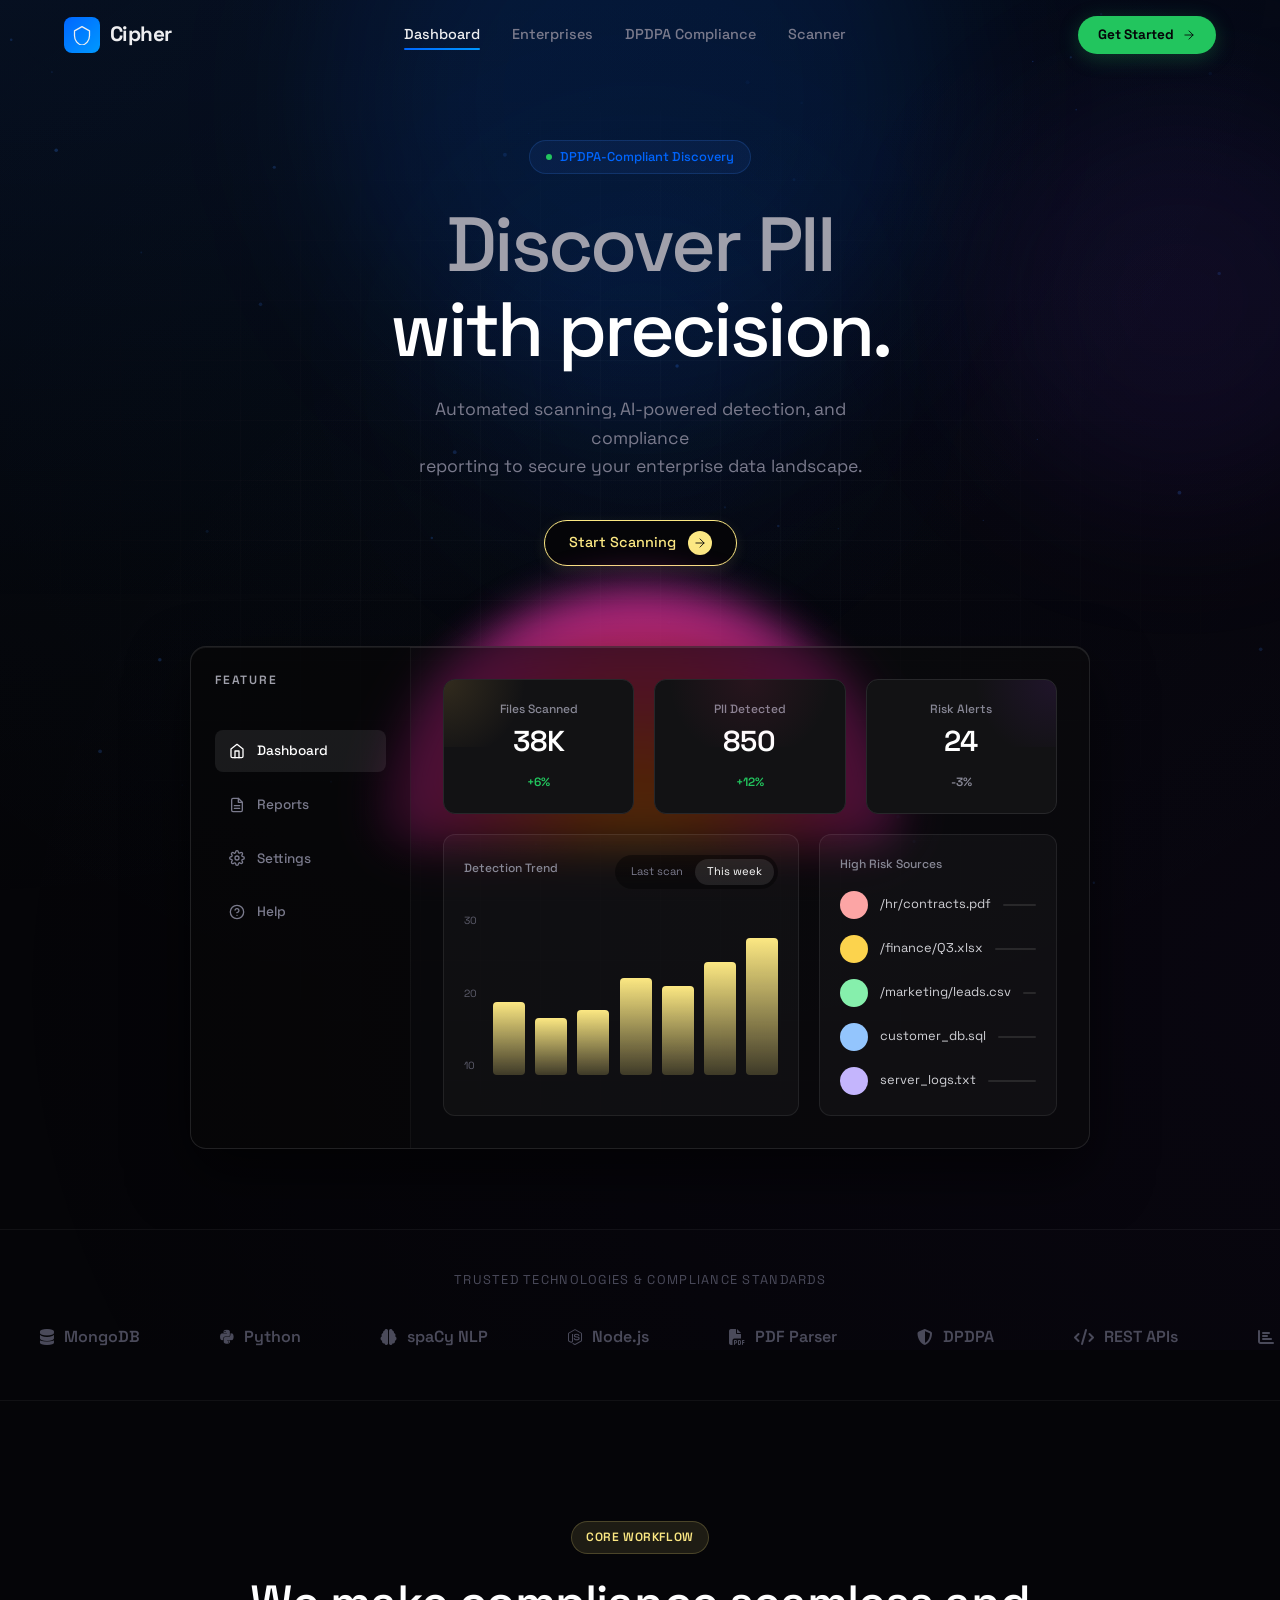
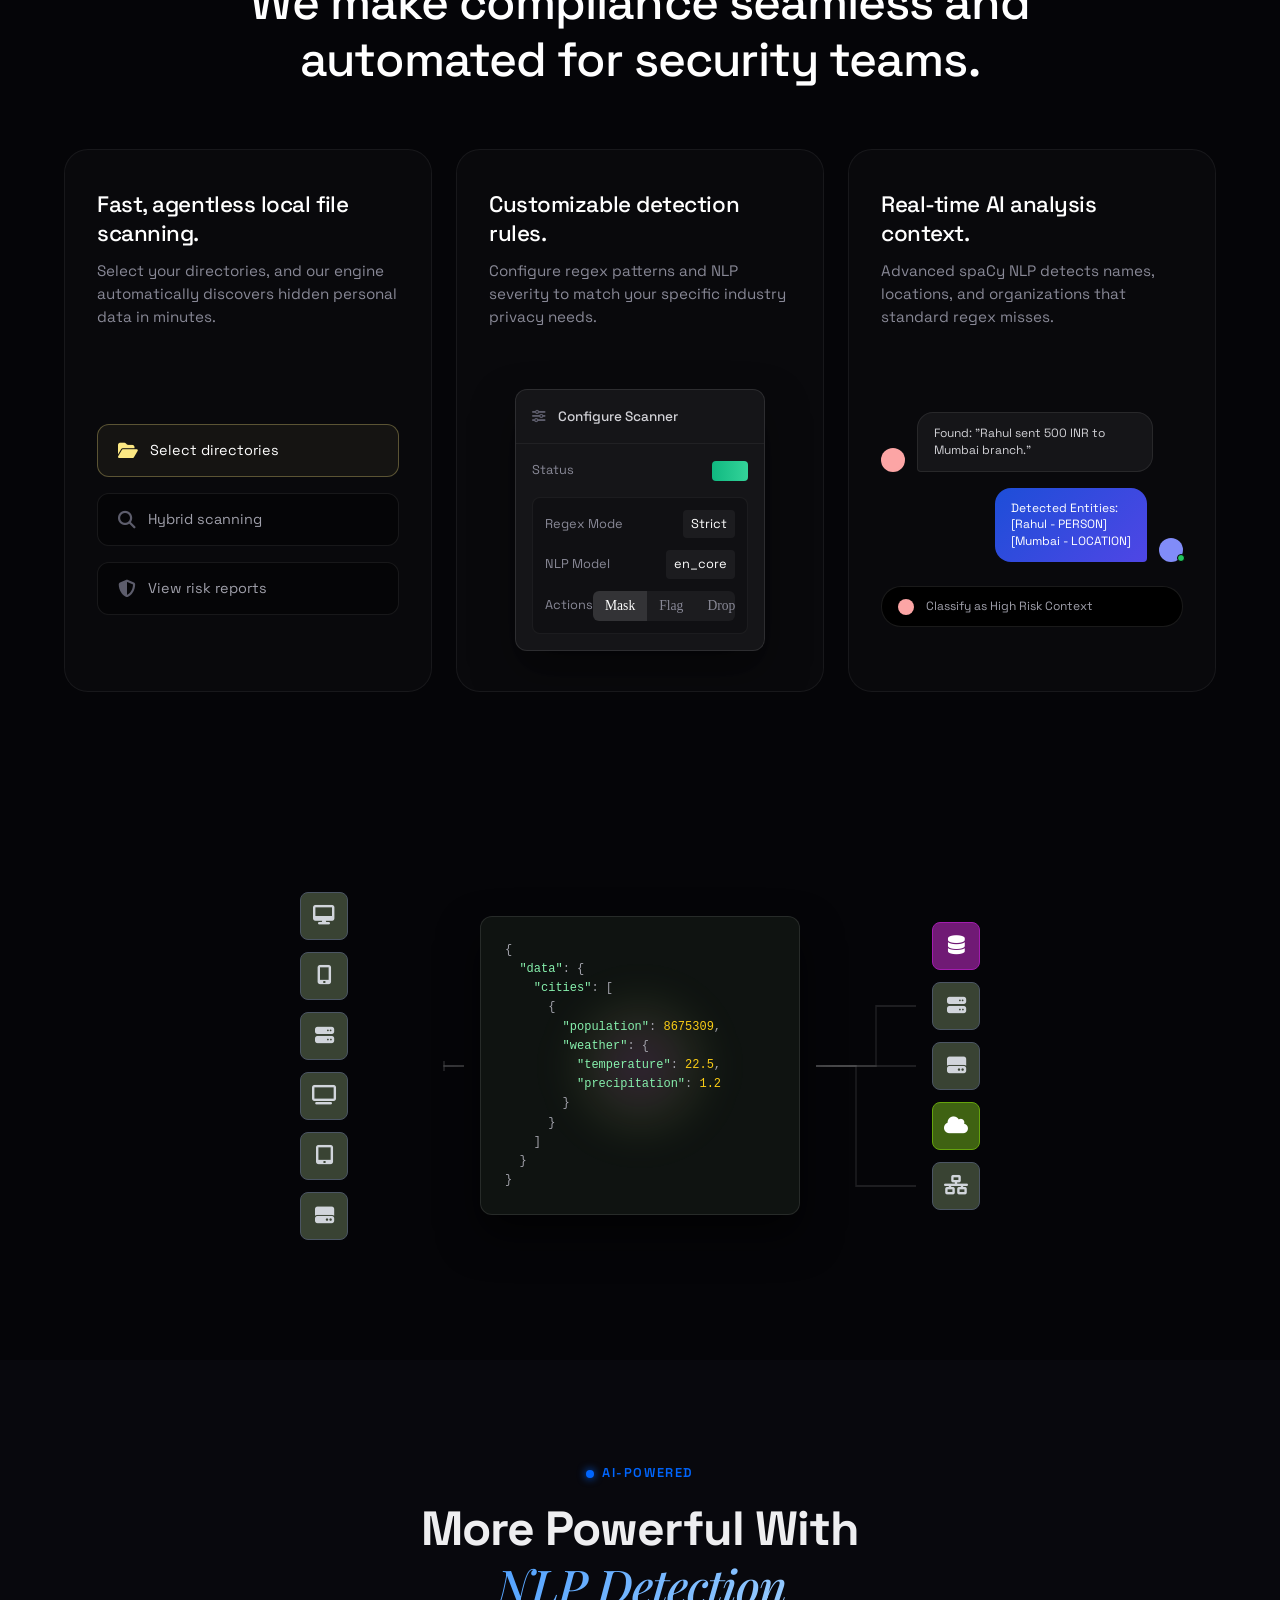
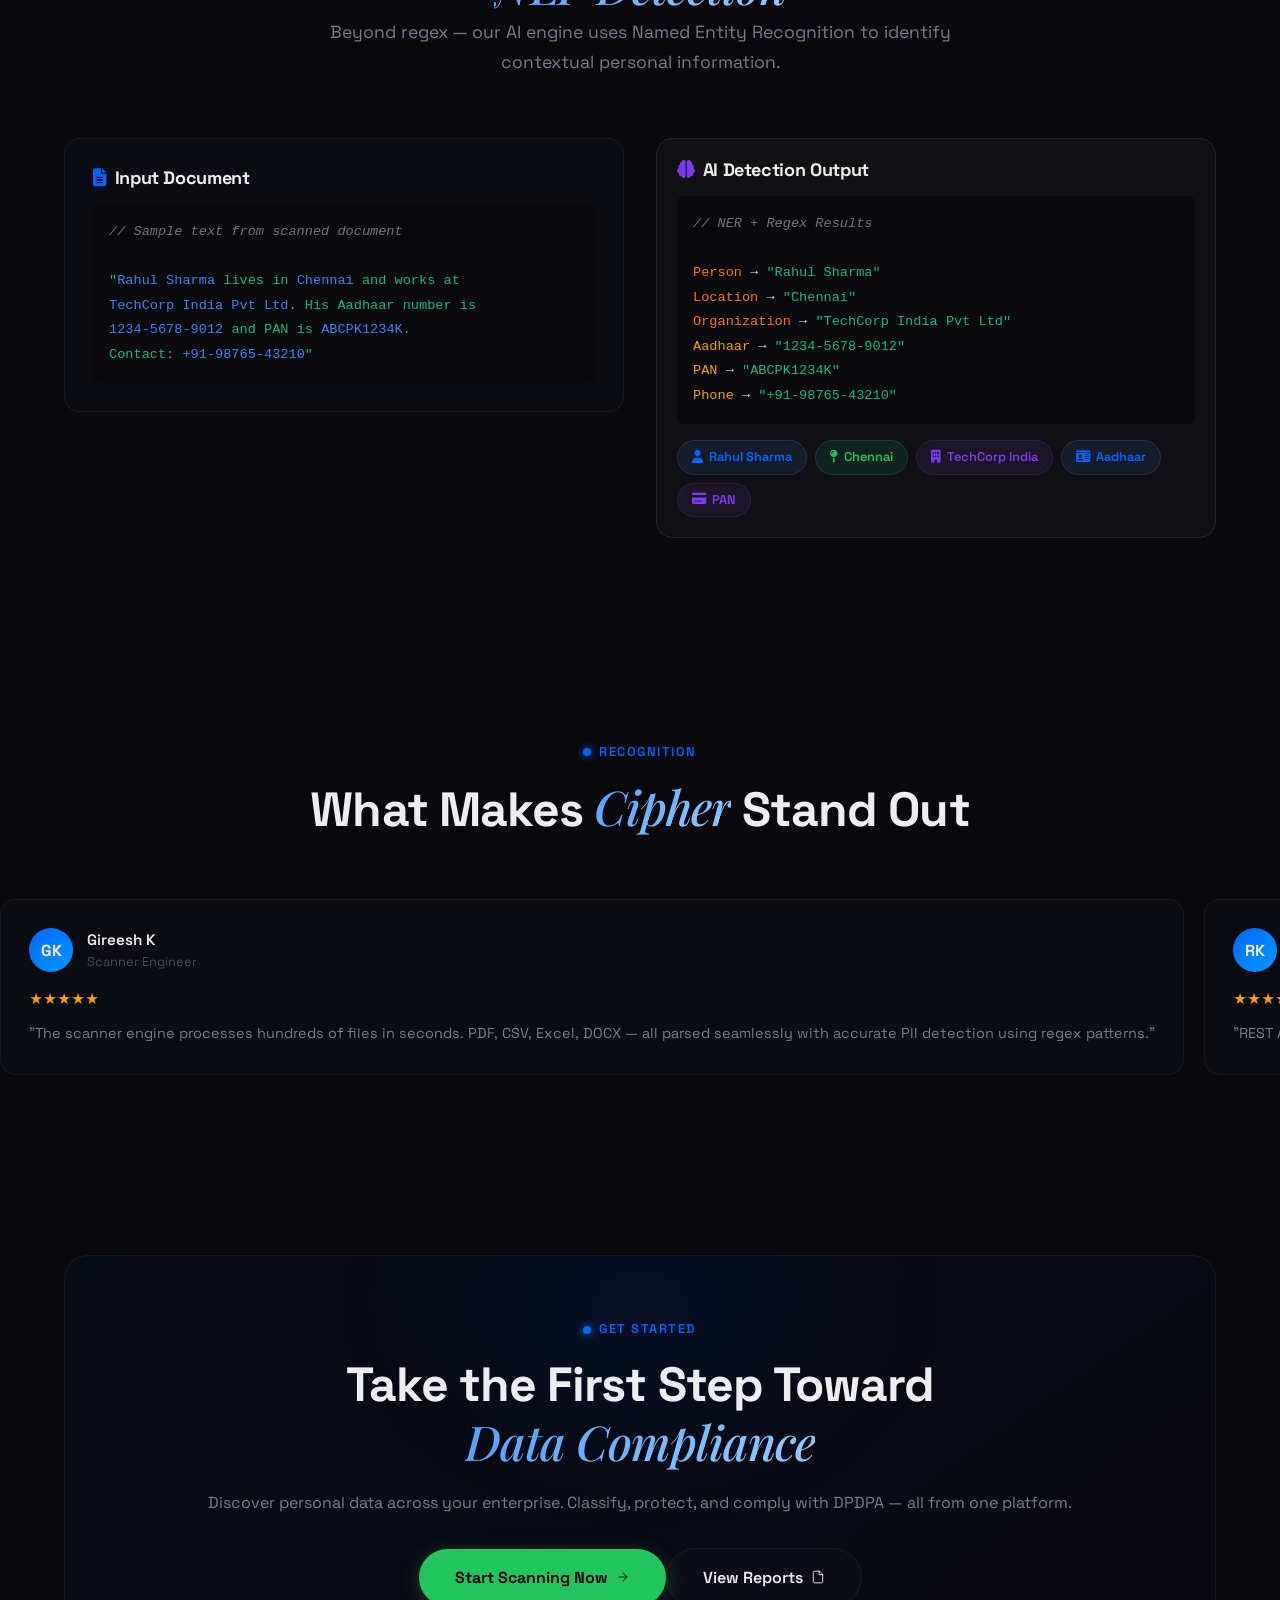
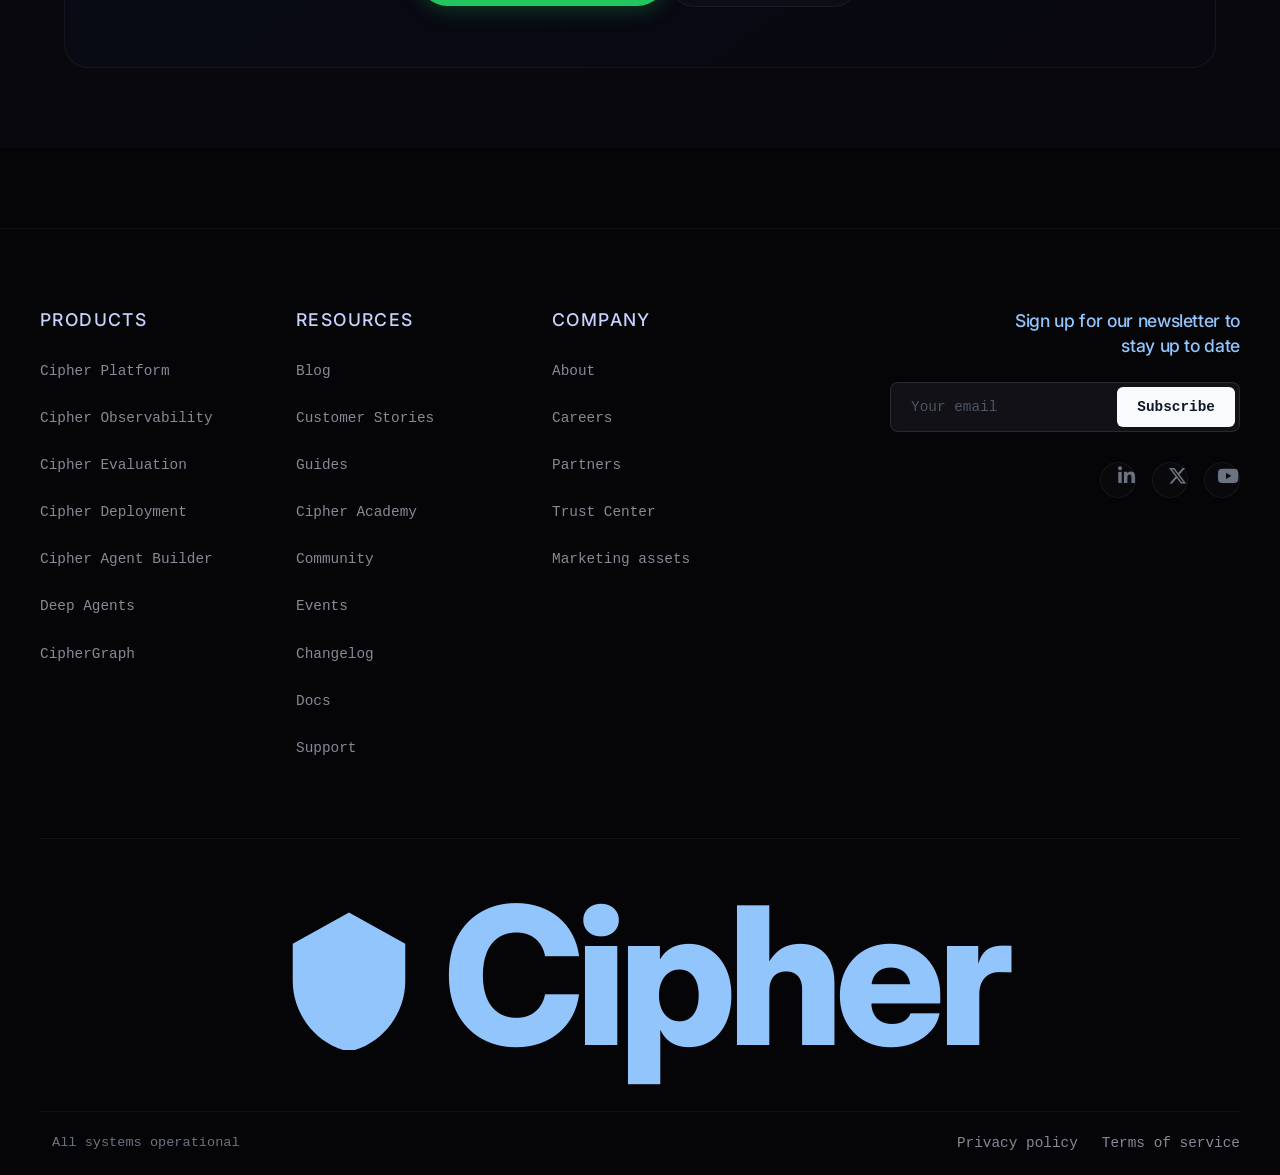
<file: data-discovery-platform/frontend/index.html>
<!DOCTYPE html>
<html lang="en">
<head>
  <meta charset="UTF-8">
  <meta name="viewport" content="width=device-width, initial-scale=1.0">
  <meta name="description" content="Cipher — Enterprise-wide personal data discovery and classification platform aligned with DPDPA. Scan, detect, classify, and report PII across your organization.">
  <title>Cipher — Enterprise Personal Data Discovery & Classification</title>
  <link rel="stylesheet" href="css/styles.css">
  <link rel="stylesheet" href="https://cdnjs.cloudflare.com/ajax/libs/font-awesome/6.5.1/css/all.min.css">
</head>
<body>

  <!-- ═══ NAVBAR ═══ -->
  <nav class="navbar" id="navbar">
    <div class="container">
      <a href="index.html" class="navbar-logo">
        <div class="logo-icon"><svg class="svg-icon" viewBox="0 0 24 24" fill="none" stroke="white" stroke-width="2"><path d="M12 2L3 7v6c0 5.25 3.75 10.13 9 11.25C17.25 23.13 21 18.25 21 13V7l-9-5z"/></svg></div>
        Cipher
      </a>
      <div class="navbar-links" id="navLinks">
        <a href="index.html" class="active">Dashboard</a>
        <a href="lineage.html">Enterprises</a>
        <a href="reports.html">DPDPA Compliance</a>
        <a href="scan.html">Scanner</a>
      </div>
      <div class="navbar-actions">
        <a href="scan.html" class="btn btn-green btn-sm">Get Started <svg class="svg-icon" style="width:14px;height:14px;" viewBox="0 0 24 24" stroke="currentColor"><path d="M5 12h14M12 5l7 7-7 7"/></svg></a>
        <button class="mobile-toggle" id="mobileToggle" aria-label="Menu"><i class="fas fa-bars"></i></button>
      </div>
    </div>
  </nav>

  <!-- ═══ HERO ═══ -->
  <section class="hero">
    <!-- SVG Decorative Glow Orbs -->
    <div class="svg-glow-orb blue" style="width:600px;height:600px;top:-200px;left:50%;transform:translateX(-50%);"></div>
    <div class="svg-glow-orb purple" style="width:400px;height:400px;top:100px;right:-100px;"></div>
    <div class="svg-grid-bg"></div>
    <div class="container">
      <div class="hero-badge">
        <span class="badge-dot"></span>
        DPDPA-Compliant Discovery
      </div>

      <h1>Discover PII <span class="white-text">with precision.</span></h1>

      <p class="hero-description">
        Automated scanning, AI-powered detection, and compliance<br>reporting to secure your enterprise data landscape.
      </p>

      <div class="hero-buttons">
        <a href="scan.html" class="btn btn-yellow">
          Start Scanning 
          <span class="icon-circle">
            <svg class="svg-icon" style="width:14px;height:14px;" viewBox="0 0 24 24" stroke="currentColor" stroke-width="2.5"><path d="M5 12h14M12 5l7 7-7 7"/></svg>
          </span>
        </a>
      </div>

      <!-- Dashboard Preview -->
      <div class="hero-visual">
         <!-- Abstract colorful background shape -->
         <div class="abstract-shape"></div>
         
         <!-- Glassmorphic Dashboard Window -->
         <div class="hero-dashboard-preview">
            <div class="dashboard-header">
               <span class="brand-feature">FEATURE</span>
               <div class="dashboard-nav">
                  <span class="nav-item active"><svg class="svg-icon" viewBox="0 0 24 24"><path d="M3 9l9-7 9 7v11a2 2 0 0 1-2 2H5a2 2 0 0 1-2-2z"/><polyline points="9 22 9 12 15 12 15 22"/></svg> Dashboard</span>
                  <span class="nav-item"><svg class="svg-icon" viewBox="0 0 24 24"><path d="M14 2H6a2 2 0 0 0-2 2v16a2 2 0 0 0 2 2h12a2 2 0 0 0 2-2V8z"/><polyline points="14 2 14 8 20 8"/><line x1="16" y1="13" x2="8" y2="13"/><line x1="16" y1="17" x2="8" y2="17"/></svg> Reports</span>
                  <span class="nav-item"><svg class="svg-icon" viewBox="0 0 24 24"><circle cx="12" cy="12" r="3"/><path d="M19.4 15a1.65 1.65 0 0 0 .33 1.82l.06.06a2 2 0 0 1 0 2.83 2 2 0 0 1-2.83 0l-.06-.06a1.65 1.65 0 0 0-1.82-.33 1.65 1.65 0 0 0-1 1.51V21a2 2 0 0 1-2 2 2 2 0 0 1-2-2v-.09A1.65 1.65 0 0 0 9 19.4a1.65 1.65 0 0 0-1.82.33l-.06.06a2 2 0 0 1-2.83 0 2 2 0 0 1 0-2.83l.06-.06a1.65 1.65 0 0 0 .33-1.82 1.65 1.65 0 0 0-1.51-1H3a2 2 0 0 1-2-2 2 2 0 0 1 2-2h.09A1.65 1.65 0 0 0 4.6 9a1.65 1.65 0 0 0-.33-1.82l-.06-.06a2 2 0 0 1 0-2.83 2 2 0 0 1 2.83 0l.06.06a1.65 1.65 0 0 0 1.82.33H9a1.65 1.65 0 0 0 1-1.51V3a2 2 0 0 1 2-2 2 2 0 0 1 2 2v.09a1.65 1.65 0 0 0 1 1.51 1.65 1.65 0 0 0 1.82-.33l.06-.06a2 2 0 0 1 2.83 0 2 2 0 0 1 0 2.83l-.06.06a1.65 1.65 0 0 0-.33 1.82V9a1.65 1.65 0 0 0 1.51 1h.09a2 2 0 0 1 2 2 2 2 0 0 1-2 2h-.09a1.65 1.65 0 0 0-1.51 1z"/></svg> Settings</span>
                  <span class="nav-item"><svg class="svg-icon" viewBox="0 0 24 24"><circle cx="12" cy="12" r="10"/><path d="M9.09 9a3 3 0 0 1 5.83 1c0 2-3 3-3 3"/><line x1="12" y1="17" x2="12.01" y2="17"/></svg> Help</span>
               </div>
            </div>

            <div class="dashboard-main">
               <div class="dashboard-stats-row">
                  <div class="dash-card stat-card glow-left">
                     <span class="card-label">Files Scanned</span>
                     <div class="card-value">38K</div>
                     <span class="trend up">+6%</span>
                  </div>
                  <div class="dash-card stat-card glow-center">
                     <span class="card-label">PII Detected</span>
                     <div class="card-value">850</div>
                     <span class="trend up">+12%</span>
                  </div>
                  <div class="dash-card stat-card glow-right">
                     <span class="card-label">Risk Alerts</span>
                     <div class="card-value">24</div>
                     <span class="trend down">-3%</span>
                  </div>
               </div>

               <div class="dashboard-bottom-row">
                  <div class="dash-card chart-card">
                     <div class="card-header">
                        <span class="card-label">Detection Trend</span>
                        <div class="toggle-pill">
                           <span class="toggle-opt">Last scan</span>
                           <span class="toggle-opt active">This week</span>
                        </div>
                     </div>
                     <div class="bar-chart-visual">
                        <div class="y-axis">
                           <span>30</span><span>20</span><span>10</span>
                        </div>
                        <div class="bars-container">
                           <div class="bar gold" style="height:45%"></div>
                           <div class="bar gold" style="height:35%"></div>
                           <div class="bar gold" style="height:40%"></div>
                           <div class="bar gold" style="height:60%"></div>
                           <div class="bar gold" style="height:55%"></div>
                           <div class="bar gold" style="height:70%"></div>
                           <div class="bar gold" style="height:85%"></div>
                        </div>
                     </div>
                  </div>

                  <div class="dash-card list-card">
                     <div class="card-label" style="margin-bottom:16px;">High Risk Sources</div>
                     <div class="client-list">
                        <div class="client-item">
                           <div class="avatar p1"></div><span class="name">/hr/contracts.pdf</span>
                           <div class="sparkline-placeholder"></div>
                        </div>
                        <div class="client-item">
                           <div class="avatar p2"></div><span class="name">/finance/Q3.xlsx</span>
                           <div class="sparkline-placeholder"></div>
                        </div>
                        <div class="client-item">
                           <div class="avatar p3"></div><span class="name">/marketing/leads.csv</span>
                           <div class="sparkline-placeholder"></div>
                        </div>
                        <div class="client-item">
                           <div class="avatar p4"></div><span class="name">customer_db.sql</span>
                           <div class="sparkline-placeholder"></div>
                        </div>
                        <div class="client-item">
                           <div class="avatar p5"></div><span class="name">server_logs.txt</span>
                           <div class="sparkline-placeholder"></div>
                        </div>
                     </div>
                  </div>
               </div>
            </div>
         </div>
      </div>
    </div>
  </section>

  <!-- ═══ INFINITE LOGO TICKER ═══ -->
  <section class="ticker-section">
    <div class="ticker-label">Trusted Technologies & Compliance Standards</div>
    <div class="ticker-track">
      <div class="ticker-item"><i class="fas fa-database"></i> MongoDB</div>
      <div class="ticker-item"><i class="fab fa-python"></i> Python</div>
      <div class="ticker-item"><i class="fas fa-brain"></i> spaCy NLP</div>
      <div class="ticker-item"><i class="fab fa-node-js"></i> Node.js</div>
      <div class="ticker-item"><i class="fas fa-file-pdf"></i> PDF Parser</div>
      <div class="ticker-item"><i class="fas fa-shield-halved"></i> DPDPA</div>
      <div class="ticker-item"><i class="fas fa-code"></i> REST APIs</div>
      <div class="ticker-item"><i class="fas fa-chart-bar"></i> Analytics</div>
      <div class="ticker-item"><i class="fas fa-lock"></i> Encryption</div>
      <div class="ticker-item"><i class="fas fa-robot"></i> AI Engine</div>
      <!-- Duplicated for seamless loop -->
      <div class="ticker-item"><i class="fas fa-database"></i> MongoDB</div>
      <div class="ticker-item"><i class="fab fa-python"></i> Python</div>
      <div class="ticker-item"><i class="fas fa-brain"></i> spaCy NLP</div>
      <div class="ticker-item"><i class="fab fa-node-js"></i> Node.js</div>
      <div class="ticker-item"><i class="fas fa-file-pdf"></i> PDF Parser</div>
      <div class="ticker-item"><i class="fas fa-shield-halved"></i> DPDPA</div>
      <div class="ticker-item"><i class="fas fa-code"></i> REST APIs</div>
      <div class="ticker-item"><i class="fas fa-chart-bar"></i> Analytics</div>
      <div class="ticker-item"><i class="fas fa-lock"></i> Encryption</div>
      <div class="ticker-item"><i class="fas fa-robot"></i> AI Engine</div>
    </div>
  </section>

  <!-- ═══ BENTO FEATURES ═══ -->
  <section id="features" class="bento-section">
    <div class="container">
      <div class="bento-header reveal">
        <span class="bento-label">Core Workflow</span>
        <h2>We make compliance seamless and<br>automated for security teams.</h2>
      </div>

      <div class="bento-grid">
        <!-- Card 1: Registration Steps -->
        <div class="bento-card reveal">
          <div class="bento-content">
            <h3>Fast, agentless local file scanning.</h3>
            <p>Select your directories, and our engine automatically discovers hidden personal data in minutes.</p>
          </div>
          <div class="bento-visual steps-visual">
            <div class="step-pill active">
              <i class="fas fa-folder-open step-icon text-yellow"></i> Select directories
            </div>
            <div class="step-pill inline-margin">
              <i class="fas fa-search step-icon text-gray"></i> Hybrid scanning
            </div>
            <div class="step-pill inline-margin">
              <i class="fas fa-shield-alt step-icon text-gray"></i> View risk reports
            </div>
          </div>
        </div>

        <!-- Card 2: Customization Editor -->
        <div class="bento-card reveal">
          <div class="bento-content">
            <h3>Customizable detection rules.</h3>
            <p>Configure regex patterns and NLP severity to match your specific industry privacy needs.</p>
          </div>
          <div class="bento-visual editor-visual">
            <div class="editor-panel">
              <div class="panel-header">
                <i class="fas fa-sliders-h text-gray"></i> Configure Scanner
              </div>
              <div class="panel-body">
                <div class="prop-row">
                  <span class="prop-label">Status</span>
                  <div class="prop-value fill-gradient-box" style="background: linear-gradient(90deg, #10b981, #34d399);"></div>
                </div>
                <div class="prop-group">
                  <div class="prop-row">
                    <span class="prop-label">Regex Mode</span>
                    <div class="prop-select">Strict</div>
                  </div>
                  <div class="prop-row">
                    <span class="prop-label">NLP Model</span>
                    <div class="prop-select">en_core</div>
                  </div>
                  <div class="prop-row">
                    <span class="prop-label">Actions</span>
                    <div class="style-toggles">
                      <span class="toggle-btn active" style="font-weight:normal;">Mask</span>
                      <span class="toggle-btn" style="font-style:normal;">Flag</span>
                      <span class="toggle-btn" style="text-decoration:none;">Drop</span>
                    </div>
                  </div>
                </div>
              </div>
            </div>
          </div>
        </div>

        <!-- Card 3: Support Chat -->
        <div class="bento-card reveal">
          <div class="bento-content">
            <h3>Real-time AI analysis context.</h3>
            <p>Advanced spaCy NLP detects names, locations, and organizations that standard regex misses.</p>
          </div>
          <div class="bento-visual chat-visual">
            <div class="chat-container">
              <div class="chat-bubble user">
                <div class="avatar user-av"></div>
                <div class="bubble-text">Found: "Rahul sent 500 INR to Mumbai branch."</div>
              </div>
              <div class="chat-bubble agent">
                <div class="bubble-text">Detected Entities:<br>[Rahul - PERSON]<br>[Mumbai - LOCATION]</div>
                <div class="avatar agent-av"><div class="agent-dot"></div></div>
              </div>
              <div class="chat-input-mock">
                <div class="avatar user-av small"></div>
                <div class="input-line">Classify as High Risk Context</div>
              </div>
            </div>
          </div>
        </div>
      </div>
    </div>
  </section>

  <!-- ═══ ANIMATED DATA FLOW ═══ -->
  <section id="data-flow" class="data-flow-section">
    <div class="container">
      <div class="data-flow-wrapper reveal">
        
        <!-- Sources Column -->
        <div class="flow-col flow-sources">
          <div class="flow-node source-node"><i class="fas fa-desktop"></i></div>
          <div class="flow-node source-node"><i class="fas fa-mobile-alt"></i></div>
          <div class="flow-node source-node"><i class="fas fa-server"></i></div>
          <div class="flow-node source-node"><i class="fas fa-tv"></i></div>
          <div class="flow-node source-node"><i class="fas fa-tablet-alt"></i></div>
          <div class="flow-node source-node"><i class="fas fa-hdd"></i></div>
        </div>

        <!-- SVG Lines Left -->
        <div class="flow-lines-left">
           <svg preserveAspectRatio="none" viewBox="0 0 100 300" class="flow-svg">
              <path class="animated-line" d="M0,25 L80,25 L80,150 L100,150" />
              <path class="animated-line" d="M0,75 L60,75 L60,150 L100,150" />
              <path class="animated-line" d="M0,125 L40,125 L40,150 L100,150" />
              <path class="animated-line" d="M0,175 L40,175 L40,150 L100,150" />
              <path class="animated-line" d="M0,225 L60,225 L60,150 L100,150" />
              <path class="animated-line" d="M0,275 L80,275 L80,150 L100,150" />
           </svg>
        </div>

        <!-- Center Engine Box -->
        <div class="flow-col flow-engine-col">
          <div class="engine-box">
             <div class="engine-glow"></div>
             <pre><code>{
  <span class="json-key">"data"</span>: {
    <span class="json-key">"cities"</span>: [
      {
        <span class="json-key">"population"</span>: <span class="json-num">8675309</span>,
        <span class="json-key">"weather"</span>: {
          <span class="json-key">"temperature"</span>: <span class="json-num">22.5</span>,
          <span class="json-key">"precipitation"</span>: <span class="json-num">1.2</span>
        }
      }
    ]
  }
}</code></pre>
          </div>
        </div>

        <!-- SVG Lines Right -->
        <div class="flow-lines-right">
           <svg preserveAspectRatio="none" viewBox="0 0 100 250" class="flow-svg">
              <path class="animated-line pink-glow" d="M0,125 L40,125 L40,25 L100,25" />
              <path class="animated-line dim-line" d="M0,125 L60,125 L60,75 L100,75" />
              <path class="animated-line dim-line" d="M0,125 L80,125 L80,125 L100,125" />
              <path class="animated-line green-glow" d="M0,125 L60,125 L60,175 L100,175" />
              <path class="animated-line dim-line" d="M0,125 L40,125 L40,225 L100,225" />
           </svg>
        </div>

        <!-- Destinations Column -->
        <div class="flow-col flow-destinations">
          <div class="flow-node dest-node highlight-pink"><i class="fas fa-database"></i></div>
          <div class="flow-node dest-node"><i class="fas fa-server"></i></div>
          <div class="flow-node dest-node"><i class="fas fa-hdd"></i></div>
          <div class="flow-node dest-node highlight-green"><i class="fas fa-cloud"></i></div>
          <div class="flow-node dest-node"><i class="fas fa-network-wired"></i></div>
        </div>

      </div>
    </div>
  </section>

  <!-- Live Detection section removed per user request -->
  

  <!-- ═══ AI / NLP SECTION ═══ -->
  <section id="ai-nlp" style="background: var(--bg-secondary);">
    <div class="container">
      <div class="section-header reveal">
        <span class="section-label">AI-Powered</span>
        <h2>More Powerful With<br><span class="gradient-text">NLP Detection</span></h2>
        <p class="section-subtitle">Beyond regex — our AI engine uses Named Entity Recognition to identify contextual personal information.</p>
      </div>

      <div class="ai-demo reveal">
        <div class="ai-input-box">
          <h4 style="margin-bottom:16px;display:flex;align-items:center;gap:8px;"><i class="fas fa-file-lines" style="color:var(--accent-blue)"></i> Input Document</h4>
          <div class="code-block">
            <span class="code-comment">// Sample text from scanned document</span><br><br>
            <span class="code-string">"<span class="code-entity">Rahul Sharma</span> lives in <span class="code-entity">Chennai</span> and works at<br>
            <span class="code-entity">TechCorp India Pvt Ltd</span>. His Aadhaar number is<br>
            <span class="code-entity">1234-5678-9012</span> and PAN is <span class="code-entity">ABCPK1234K</span>.<br>
            Contact: <span class="code-entity">+91-98765-43210</span>"</span>
          </div>
        </div>

        <div class="ai-output-box">
          <h4 style="margin-bottom:16px;display:flex;align-items:center;gap:8px;"><i class="fas fa-brain" style="color:var(--accent-purple)"></i> AI Detection Output</h4>
          <div class="code-block">
            <span class="code-comment">// NER + Regex Results</span><br><br>
            <span class="code-keyword">Person</span> → <span class="code-string">"Rahul Sharma"</span><br>
            <span class="code-keyword">Location</span> → <span class="code-string">"Chennai"</span><br>
            <span class="code-keyword">Organization</span> → <span class="code-string">"TechCorp India Pvt Ltd"</span><br>
            <span class="code-label">Aadhaar</span> → <span class="code-string">"1234-5678-9012"</span><br>
            <span class="code-label">PAN</span> → <span class="code-string">"ABCPK1234K"</span><br>
            <span class="code-label">Phone</span> → <span class="code-string">"+91-98765-43210"</span>
          </div>
          <div class="entity-tags">
            <span class="entity-tag person" style="animation-delay:0.1s"><i class="fas fa-user"></i> Rahul Sharma</span>
            <span class="entity-tag location" style="animation-delay:0.2s"><i class="fas fa-map-pin"></i> Chennai</span>
            <span class="entity-tag org" style="animation-delay:0.3s"><i class="fas fa-building"></i> TechCorp India</span>
            <span class="entity-tag person" style="animation-delay:0.4s"><i class="fas fa-id-card"></i> Aadhaar</span>
            <span class="entity-tag org" style="animation-delay:0.5s"><i class="fas fa-credit-card"></i> PAN</span>
          </div>
        </div>
      </div>
    </div>
  </section>

  <!-- ═══ TESTIMONIALS / REVIEWS CAROUSEL ═══ -->
  <section style="background: var(--bg-secondary);">
    <div class="container">
      <div class="section-header reveal">
        <span class="section-label">Recognition</span>
        <h2>What Makes <span class="gradient-text">Cipher</span> Stand Out</h2>
      </div>
    </div>
    <div class="testimonials-carousel">
      <div class="testimonials-track">
        <div class="testimonial-card">
          <div class="testimonial-header">
            <div class="testimonial-avatar">GK</div>
            <div>
              <div class="testimonial-name">Gireesh K</div>
              <div class="testimonial-role">Scanner Engineer</div>
            </div>
          </div>
          <div class="testimonial-stars">★★★★★</div>
          <p class="testimonial-text">"The scanner engine processes hundreds of files in seconds. PDF, CSV, Excel, DOCX — all parsed seamlessly with accurate PII detection using regex patterns."</p>
        </div>
        <div class="testimonial-card">
          <div class="testimonial-header">
            <div class="testimonial-avatar">RK</div>
            <div>
              <div class="testimonial-name">Rishikumar</div>
              <div class="testimonial-role">Backend Engineer</div>
            </div>
          </div>
          <div class="testimonial-stars">★★★★★</div>
          <p class="testimonial-text">"REST APIs powering the inventory system. MongoDB stores every detected PII record with full metadata — type, location, owner, sensitivity level."</p>
        </div>
        <div class="testimonial-card">
          <div class="testimonial-header">
            <div class="testimonial-avatar">PD</div>
            <div>
              <div class="testimonial-name">Pragadeesh</div>
              <div class="testimonial-role">AI/NLP Engineer</div>
            </div>
          </div>
          <div class="testimonial-stars">★★★★★</div>
          <p class="testimonial-text">"spaCy's NER model detects contextual entities that regex can't catch. Person names, locations, organizations — all classified with high accuracy."</p>
        </div>
        <div class="testimonial-card">
          <div class="testimonial-header">
            <div class="testimonial-avatar">MK</div>
            <div>
              <div class="testimonial-name">Manikandan</div>
              <div class="testimonial-role">Frontend & Design</div>
            </div>
          </div>
          <div class="testimonial-stars">★★★★★</div>
          <p class="testimonial-text">"The dashboard visualizations make complex PII data instantly understandable. Charts, risk indicators, and compliance reports — all in one premium interface."</p>
        </div>
        <div class="testimonial-card">
          <div class="testimonial-header">
            <div class="testimonial-avatar">DP</div>
            <div>
              <div class="testimonial-name">DPDPA Compliance</div>
              <div class="testimonial-role">Regulatory Standard</div>
            </div>
          </div>
          <div class="testimonial-stars">★★★★★</div>
          <p class="testimonial-text">"Full alignment with India's Digital Personal Data Protection Act. Automated audit trails, consent management, and data principal rights enforcement."</p>
        </div>
        <div class="testimonial-card">
          <div class="testimonial-header">
            <div class="testimonial-avatar">AI</div>
            <div>
              <div class="testimonial-name">AI Classification</div>
              <div class="testimonial-role">Smart Categorization</div>
            </div>
          </div>
          <div class="testimonial-stars">★★★★★</div>
          <p class="testimonial-text">"Automatic tagging into Identifier, Personal, and Financial categories. Risk scoring helps prioritize remediation efforts across departments."</p>
        </div>
        <!-- Duplicated for seamless loop -->
        <div class="testimonial-card">
          <div class="testimonial-header">
            <div class="testimonial-avatar">GK</div>
            <div>
              <div class="testimonial-name">Gireesh K</div>
              <div class="testimonial-role">Scanner Engineer</div>
            </div>
          </div>
          <div class="testimonial-stars">★★★★★</div>
          <p class="testimonial-text">"The scanner engine processes hundreds of files in seconds. PDF, CSV, Excel, DOCX — all parsed seamlessly with accurate PII detection using regex patterns."</p>
        </div>
        <div class="testimonial-card">
          <div class="testimonial-header">
            <div class="testimonial-avatar">RK</div>
            <div>
              <div class="testimonial-name">Rishikumar</div>
              <div class="testimonial-role">Backend Engineer</div>
            </div>
          </div>
          <div class="testimonial-stars">★★★★★</div>
          <p class="testimonial-text">"REST APIs powering the inventory system. MongoDB stores every detected PII record with full metadata — type, location, owner, sensitivity level."</p>
        </div>
        <div class="testimonial-card">
          <div class="testimonial-header">
            <div class="testimonial-avatar">PD</div>
            <div>
              <div class="testimonial-name">Pragadeesh</div>
              <div class="testimonial-role">AI/NLP Engineer</div>
            </div>
          </div>
          <div class="testimonial-stars">★★★★★</div>
          <p class="testimonial-text">"spaCy's NER model detects contextual entities that regex can't catch. Person names, locations, organizations — all classified with high accuracy."</p>
        </div>
        <div class="testimonial-card">
          <div class="testimonial-header">
            <div class="testimonial-avatar">MK</div>
            <div>
              <div class="testimonial-name">Manikandan</div>
              <div class="testimonial-role">Frontend & Design</div>
            </div>
          </div>
          <div class="testimonial-stars">★★★★★</div>
          <p class="testimonial-text">"The dashboard visualizations make complex PII data instantly understandable. Charts, risk indicators, and compliance reports — all in one premium interface."</p>
        </div>
        <div class="testimonial-card">
          <div class="testimonial-header">
            <div class="testimonial-avatar">DP</div>
            <div>
              <div class="testimonial-name">DPDPA Compliance</div>
              <div class="testimonial-role">Regulatory Standard</div>
            </div>
          </div>
          <div class="testimonial-stars">★★★★★</div>
          <p class="testimonial-text">"Full alignment with India's Digital Personal Data Protection Act. Automated audit trails, consent management, and data principal rights enforcement."</p>
        </div>
        <div class="testimonial-card">
          <div class="testimonial-header">
            <div class="testimonial-avatar">AI</div>
            <div>
              <div class="testimonial-name">AI Classification</div>
              <div class="testimonial-role">Smart Categorization</div>
            </div>
          </div>
          <div class="testimonial-stars">★★★★★</div>
          <p class="testimonial-text">"Automatic tagging into Identifier, Personal, and Financial categories. Risk scoring helps prioritize remediation efforts across departments."</p>
        </div>
      </div>
    </div>
  </section>

  <!-- ═══ CTA SECTION ═══ -->
  <section class="cta-section" style="background: var(--bg-secondary);">
    <div class="container">
      <div class="cta-box reveal">
        <span class="section-label">Get Started</span>
        <h2>Take the First Step Toward<br><span class="gradient-text">Data Compliance</span></h2>
        <p>Discover personal data across your enterprise. Classify, protect, and comply with DPDPA — all from one platform.</p>
        <div class="hero-buttons">
          <a href="scan.html" class="btn btn-green btn-lg">Start Scanning Now <svg class="svg-icon" style="width:14px;height:14px;" viewBox="0 0 24 24" stroke="currentColor"><path d="M5 12h14M12 5l7 7-7 7"/></svg></a>
          <a href="reports.html" class="btn btn-secondary btn-lg">View Reports <svg class="svg-icon" style="width:14px;height:14px;" viewBox="0 0 24 24" stroke="currentColor"><path d="M14 2H6a2 2 0 0 0-2 2v16a2 2 0 0 0 2 2h12a2 2 0 0 0 2-2V8Z"/><polyline points="14 2 14 8 20 8"/></svg></a>
        </div>
      </div>
    </div>
  </section>

  <!-- ═══ MASSIVE FOOTER ═══ -->
  <footer class="footer-massive">
    <div class="container container-massive">
      <div class="footer-massive-grid">
        <div class="footer-col">
          <h4>Products</h4>
          <a href="#">Cipher Platform</a>
          <a href="#">Cipher Observability</a>
          <a href="#">Cipher Evaluation</a>
          <a href="#">Cipher Deployment</a>
          <a href="#">Cipher Agent Builder</a>
          <a href="#">Deep Agents</a>
          <a href="#">CipherGraph</a>
        </div>
        <div class="footer-col">
          <h4>Resources</h4>
          <a href="#">Blog</a>
          <a href="#">Customer Stories</a>
          <a href="#">Guides</a>
          <a href="#">Cipher Academy</a>
          <a href="#">Community</a>
          <a href="#">Events</a>
          <a href="#">Changelog</a>
          <a href="#">Docs</a>
          <a href="#">Support</a>
        </div>
        <div class="footer-col">
          <h4>Company</h4>
          <a href="#">About</a>
          <a href="#">Careers</a>
          <a href="#">Partners</a>
          <a href="#">Trust Center</a>
          <a href="#">Marketing assets</a>
        </div>
        <div class="footer-newsletter">
          <h4>Sign up for our newsletter to<br>stay up to date</h4>
          <div class="newsletter-form">
            <input type="email" placeholder="Your email">
            <button type="submit" class="btn-subscribe">Subscribe</button>
          </div>
          <div class="footer-socials">
            <a href="#" aria-label="LinkedIn"><i class="fab fa-linkedin-in"></i></a>
            <a href="#" aria-label="Twitter"><i class="fab fa-x-twitter"></i></a>
            <a href="#" aria-label="YouTube"><i class="fab fa-youtube"></i></a>
          </div>
        </div>
      </div>
      
      <div class="footer-massive-logo-wrapper">
        <div class="footer-massive-logo">
          <div class="logo-icon-massive"><svg viewBox="0 0 24 24" fill="none" class="svg-logo"><path d="M12 2L3 7v6c0 5.25 3.75 10.13 9 11.25C17.25 23.13 21 18.25 21 13V7l-9-5z" fill="#93c5fd"/></svg></div>
          <span class="logo-text-massive">Cipher</span>
        </div>
      </div>

      <div class="footer-massive-bottom">
        <div class="status-indicator">
          <span class="live-pulse-dot" style="margin-right: 6px; width: 6px; height: 6px;"></span> All systems operational
        </div>
        <div class="legal-links">
          <a href="#">Privacy policy</a>
          <a href="#">Terms of service</a>
        </div>
      </div>
    </div>
  </footer>

  <script src="js/dashboard.js"></script>
</body>
</html>
</file>
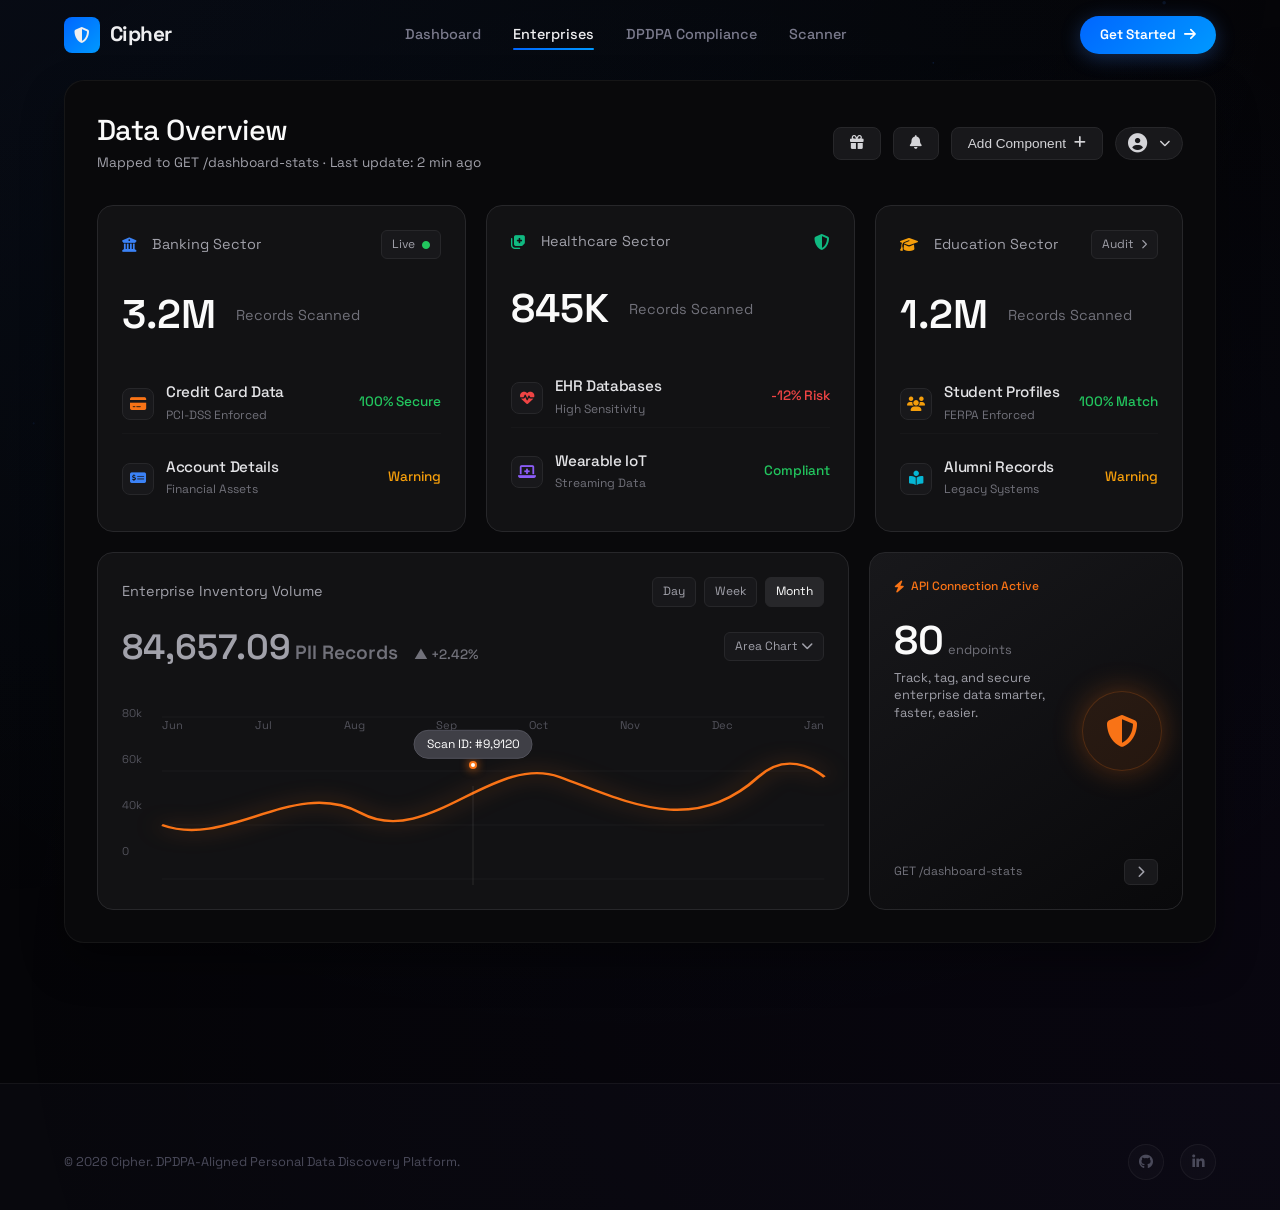
<file: data-discovery-platform/frontend/lineage.html>
<!DOCTYPE html>
<html lang="en">
<head>
  <meta charset="UTF-8">
  <meta name="viewport" content="width=device-width, initial-scale=1.0">
  <meta name="description" content="Cipher Enterprises — Data inventory, classification breakdown, and department-level personal data overview.">
  <title>Enterprises — Cipher</title>
  <link rel="stylesheet" href="css/styles.css">
  <link rel="stylesheet" href="https://cdnjs.cloudflare.com/ajax/libs/font-awesome/6.5.1/css/all.min.css">
</head>
<body>

  <!-- ═══ NAVBAR ═══ -->
  <nav class="navbar" id="navbar">
    <div class="container">
      <a href="index.html" class="navbar-logo">
        <div class="logo-icon"><i class="fas fa-shield-halved"></i></div>
        Cipher
      </a>
      <div class="navbar-links" id="navLinks">
        <a href="index.html">Dashboard</a>
        <a href="lineage.html" class="active">Enterprises</a>
        <a href="reports.html">DPDPA Compliance</a>
        <a href="scan.html">Scanner</a>
      </div>
      <div class="navbar-actions">
        <a href="scan.html" class="btn btn-primary btn-sm">Get Started <i class="fas fa-arrow-right"></i></a>
        <button class="mobile-toggle" id="mobileToggle" aria-label="Menu"><i class="fas fa-bars"></i></button>
      </div>
    </div>
  </nav>

  <!-- ═══ ENTERPRISE PAGE ═══ -->
  <section class="scanner-page">
    <div class="container">
      <!-- Enterprise Dataset Dashboard UI -->
      <!-- Enterprise Dataset Dashboard UI (Phase 8 Crypto Map) -->
      <div class="crypto-dashboard reveal">
        <div class="crypto-header">
          <div class="crypto-header-left">
            <h2>Data Overview</h2>
            <p>Mapped to GET /dashboard-stats · Last update: 2 min ago</p>
          </div>
          <div class="crypto-header-right">
            <button class="crypto-btn"><i class="fas fa-gift"></i></button>
            <button class="crypto-btn"><i class="fas fa-bell"></i></button>
            <button class="crypto-btn">Add Component <i class="fas fa-plus"></i></button>
            <button class="crypto-btn" style="border-radius:20px;padding:4px 12px;"><i class="fas fa-user-circle" style="font-size:1.2rem;"></i> <i class="fas fa-chevron-down" style="font-size:0.7rem;margin-left:4px;"></i></button>
          </div>
        </div>

        <div class="crypto-grid-top">
          <!-- Card 1: Banking -->
          <div class="crypto-card">
            <div class="crypto-card-header">
              <div class="crypto-card-title"><i class="fas fa-university" style="color:#3b82f6;margin-right:8px;"></i> Banking Sector</div>
              <div class="crypto-card-action">Live <i class="fas fa-circle crypto-trend-up" style="font-size:0.5rem;margin-left:4px;vertical-align:middle;animation:pulse-dot 2s infinite;"></i></div>
            </div>
            <div class="crypto-exposure-value">
              3.2M <span style="font-size:0.9rem; color:#71717a; font-weight:400; margin-left:8px;">Records Scanned</span> 
            </div>
            <div class="crypto-list" style="margin-top:20px;">
              <div class="crypto-list-item">
                <div class="crypto-item-left">
                  <div class="crypto-item-icon" style="color:#f97316;"><i class="fas fa-credit-card"></i></div>
                  <div class="crypto-item-info">
                    <h4>Credit Card Data</h4>
                    <p>PCI-DSS Enforced</p>
                  </div>
                </div>
                <div class="crypto-item-right">
                  <div class="crypto-item-val up">100% Secure</div>
                </div>
              </div>
              <div class="crypto-list-item">
                <div class="crypto-item-left">
                  <div class="crypto-item-icon" style="color:#3b82f6;"><i class="fas fa-money-check-alt"></i></div>
                  <div class="crypto-item-info">
                    <h4>Account Details</h4>
                    <p>Financial Assets</p>
                  </div>
                </div>
                <div class="crypto-item-right">
                  <div class="crypto-item-val" style="color:#f59e0b;font-size:0.85rem;font-weight:500;margin-bottom:4px;">Warning</div>
                </div>
              </div>
            </div>
          </div>

          <!-- Card 2: Healthcare -->
          <div class="crypto-card">
            <div class="crypto-card-header">
              <div class="crypto-card-title"><i class="fas fa-notes-medical" style="color:#10b981;margin-right:8px;"></i> Healthcare Sector</div>
              <i class="fas fa-shield-alt" style="color:#10b981;font-size:1rem;"></i>
            </div>
            <div class="crypto-exposure-value">
              845K <span style="font-size:0.9rem; color:#71717a; font-weight:400; margin-left:8px;">Records Scanned</span> 
            </div>
            <div class="crypto-list" style="margin-top:20px;">
              <div class="crypto-list-item">
                <div class="crypto-item-left">
                  <div class="crypto-item-icon" style="color:#ef4444;"><i class="fas fa-heartbeat"></i></div>
                  <div class="crypto-item-info">
                    <h4>EHR Databases</h4>
                    <p>High Sensitivity</p>
                  </div>
                </div>
                <div class="crypto-item-right">
                  <div class="crypto-item-val down">-12% Risk</div>
                </div>
              </div>
              <div class="crypto-list-item">
                <div class="crypto-item-left">
                  <div class="crypto-item-icon" style="color:#8b5cf6;"><i class="fas fa-laptop-medical"></i></div>
                  <div class="crypto-item-info">
                    <h4>Wearable IoT</h4>
                    <p>Streaming Data</p>
                  </div>
                </div>
                <div class="crypto-item-right">
                  <div class="crypto-item-val up">Compliant</div>
                </div>
              </div>
            </div>
          </div>

          <!-- Card 3: Education -->
          <div class="crypto-card">
            <div class="crypto-card-header">
              <div class="crypto-card-title"><i class="fas fa-graduation-cap" style="color:#f59e0b;margin-right:8px;"></i> Education Sector</div>
              <div class="crypto-card-action">Audit <i class="fas fa-chevron-right" style="font-size:0.6rem;margin-left:4px;"></i></div>
            </div>
            <div class="crypto-exposure-value">
              1.2M <span style="font-size:0.9rem; color:#71717a; font-weight:400; margin-left:8px;">Records Scanned</span> 
            </div>
            <div class="crypto-list" style="margin-top:20px;">
              <div class="crypto-list-item">
                <div class="crypto-item-left">
                  <div class="crypto-item-icon" style="color:#f59e0b;"><i class="fas fa-users"></i></div>
                  <div class="crypto-item-info">
                    <h4>Student Profiles</h4>
                    <p>FERPA Enforced</p>
                  </div>
                </div>
                <div class="crypto-item-right">
                  <div class="crypto-item-val up">100% Match</div>
                </div>
              </div>
              <div class="crypto-list-item">
                <div class="crypto-item-left">
                  <div class="crypto-item-icon" style="color:#06b6d4;"><i class="fas fa-book-reader"></i></div>
                  <div class="crypto-item-info">
                    <h4>Alumni Records</h4>
                    <p>Legacy Systems</p>
                  </div>
                </div>
                <div class="crypto-item-right">
                  <div class="crypto-item-val" style="color:#f59e0b;font-size:0.85rem;font-weight:500;margin-bottom:4px;">Warning</div>
                </div>
              </div>
            </div>
          </div>
        </div>

        <div class="crypto-grid-bottom">
          <!-- Widget 4: Total Inventory (GET /inventory) -->
          <div class="crypto-card">
            <div class="crypto-card-header" style="margin-bottom:12px;">
              <div class="crypto-card-title">Enterprise Inventory Volume</div>
              <div style="display:flex;gap:8px;">
                <div class="crypto-card-action">Day</div>
                <div class="crypto-card-action">Week</div>
                <div class="crypto-card-action" style="background:#27272a;color:#fff;">Month</div>
              </div>
            </div>
            <div class="crypto-card-header" style="margin-bottom:0;">
              <div class="crypto-assets-val">84,657.09 <span>PII Records</span> <span class="crypto-trend-up" style="font-size:0.85rem;margin-left:12px;">▲ +2.42%</span></div>
              <div class="crypto-card-action">Area Chart <i class="fas fa-chevron-down"></i></div>
            </div>

            <div class="crypto-chart-large">
              <div class="y-axis-labels">
                <span>80k</span><span>60k</span><span>40k</span><span>0</span>
              </div>
              <svg class="crypto-chart-svg-large" viewBox="0 0 400 150" preserveAspectRatio="none">
                <!-- Grid Lines -->
                <line x1="0" y1="10" x2="400" y2="10" class="chart-grid-line"></line>
                <line x1="0" y1="55" x2="400" y2="55" class="chart-grid-line"></line>
                <line x1="0" y1="100" x2="400" y2="100" class="chart-grid-line"></line>
                <line x1="0" y1="145" x2="400" y2="145" class="chart-grid-line"></line>
                
                <!-- Chart Line -->
                <path class="crypto-chart-line" d="M0,100 C 40,120 80,60 120,90 C 160,120 200,40 240,60 C 280,80 320,110 360,60 C 380,35 400,60 400,60"></path>
              </svg>
              <div class="chart-data-line" style="left:50%;"></div>
              <div class="chart-data-point" style="left:50%; top:33.3%;"></div>
              <div class="chart-tooltip" style="left:50%; top:30%;">Scan ID: #9,9120</div>
              
              <div class="crypto-chart-labels" style="margin-left:40px;">
                <span>Jun</span><span>Jul</span><span>Aug</span><span>Sep</span><span>Oct</span><span>Nov</span><span>Dec</span><span>Jan</span>
              </div>
            </div>
          </div>

          <!-- Widget 5: Dashboard CTA (GET /dashboard-stats) -->
          <div class="crypto-card crypto-alert-card">
            <div class="crypto-alert-icon"><i class="fas fa-shield-alt"></i></div>
            <div class="crypto-alert-badge"><i class="fas fa-bolt"></i> API Connection Active</div>
            <div class="crypto-alert-val">80<span>endpoints</span></div>
            <p class="crypto-alert-desc">Track, tag, and secure enterprise data smarter, faster, easier.</p>
            <div style="margin-top:auto;display:flex;justify-content:space-between;align-items:center;">
              <span style="font-size:0.75rem;color:#71717a;">GET /dashboard-stats</span>
              <div class="crypto-card-action" style="padding:6px 12px;display:flex;align-items:center;justify-content:center;"><i class="fas fa-chevron-right"></i></div>
            </div>
          </div>
        </div>
      </div>

    </div>
  </section>

  <!-- ═══ FOOTER ═══ -->
  <footer class="footer" style="margin-top:80px;">
    <div class="container">
      <div class="footer-bottom" style="border-top:none;padding-top:0;">
        <span>&copy; 2026 Cipher. DPDPA-Aligned Personal Data Discovery Platform.</span>
        <div class="footer-socials">
          <a href="#" aria-label="GitHub"><i class="fab fa-github"></i></a>
          <a href="#" aria-label="LinkedIn"><i class="fab fa-linkedin-in"></i></a>
        </div>
      </div>
    </div>
  </footer>

  <script src="js/dashboard.js"></script>
</body>
</html>
</file>
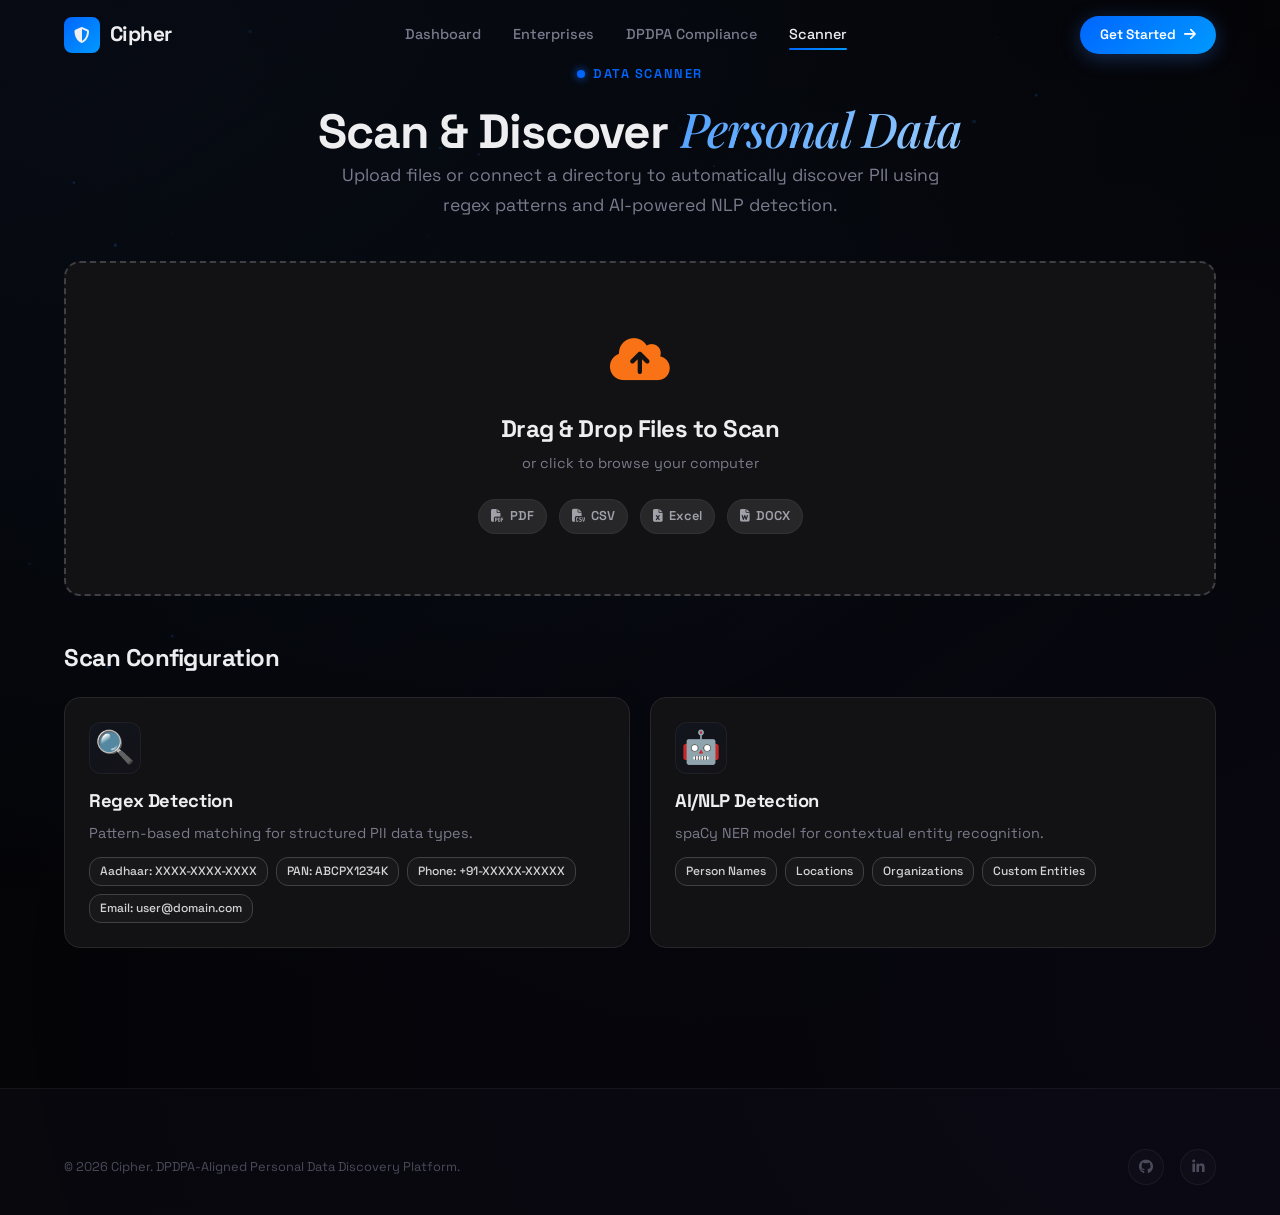
<file: data-discovery-platform/frontend/scan.html>
<!DOCTYPE html>
<html lang="en">
<head>
  <meta charset="UTF-8">
  <meta name="viewport" content="width=device-width, initial-scale=1.0">
  <meta name="description" content="Cipher Scanner — Upload and scan documents to discover personal data. Supports PDF, CSV, Excel, and DOCX files.">
  <title>Scanner — Cipher</title>
  <link rel="stylesheet" href="css/styles.css">
  <link rel="stylesheet" href="https://cdnjs.cloudflare.com/ajax/libs/font-awesome/6.5.1/css/all.min.css">
</head>
<body>

  <!-- ═══ NAVBAR ═══ -->
  <nav class="navbar" id="navbar">
    <div class="container">
      <a href="index.html" class="navbar-logo">
        <div class="logo-icon"><i class="fas fa-shield-halved"></i></div>
        Cipher
      </a>
      <div class="navbar-links" id="navLinks">
        <a href="index.html">Dashboard</a>
        <a href="lineage.html">Enterprises</a>
        <a href="reports.html">DPDPA Compliance</a>
        <a href="scan.html" class="active">Scanner</a>
      </div>
      <div class="navbar-actions">
        <a href="scan.html" class="btn btn-primary btn-sm">Get Started <i class="fas fa-arrow-right"></i></a>
        <button class="mobile-toggle" id="mobileToggle" aria-label="Menu"><i class="fas fa-bars"></i></button>
      </div>
    </div>
  </nav>

  <!-- ═══ SCANNER PAGE ═══ -->
  <section class="scanner-page">
    <div class="container">
      <div class="section-header" style="margin-bottom:40px;">
        <span class="section-label">Data Scanner</span>
        <h2>Scan & Discover <span class="gradient-text">Personal Data</span></h2>
        <p class="section-subtitle">Upload files or connect a directory to automatically discover PII using regex patterns and AI-powered NLP detection.</p>
      </div>

      <!-- Upload Zone -->
      <div class="upload-zone reveal">
        <div class="upload-icon"><i class="fas fa-cloud-arrow-up"></i></div>
        <h3>Drag & Drop Files to Scan</h3>
        <p>or click to browse your computer</p>
        <div class="file-types">
          <span class="file-type-badge"><i class="fas fa-file-pdf"></i> PDF</span>
          <span class="file-type-badge"><i class="fas fa-file-csv"></i> CSV</span>
          <span class="file-type-badge"><i class="fas fa-file-excel"></i> Excel</span>
          <span class="file-type-badge"><i class="fas fa-file-word"></i> DOCX</span>
        </div>
      </div>

      <!-- Scan Progress -->
      <div class="scan-progress" style="display:none;">
        <div class="progress-bar-container">
          <div class="progress-bar-fill" style="width:0%"></div>
        </div>
        <p class="progress-text" style="font-size:0.85rem;color:var(--text-secondary);text-align:center;">Preparing scan...</p>
      </div>

      <!-- Scan Configuration -->
      <div style="margin-top:48px;" class="reveal">
        <h3 style="margin-bottom:24px;">Scan Configuration</h3>
        <div class="features-grid" style="grid-template-columns: repeat(2, 1fr);">
          <div class="feature-card">
            <div class="feature-icon">🔍</div>
            <h3>Regex Detection</h3>
            <p>Pattern-based matching for structured PII data types.</p>
            <div class="feature-tags" style="margin-top:12px;">
              <span class="feature-tag">Aadhaar: XXXX-XXXX-XXXX</span>
              <span class="feature-tag">PAN: ABCPX1234K</span>
              <span class="feature-tag">Phone: +91-XXXXX-XXXXX</span>
              <span class="feature-tag">Email: user@domain.com</span>
            </div>
          </div>
          <div class="feature-card">
            <div class="feature-icon">🤖</div>
            <h3>AI/NLP Detection</h3>
            <p>spaCy NER model for contextual entity recognition.</p>
            <div class="feature-tags" style="margin-top:12px;">
              <span class="feature-tag">Person Names</span>
              <span class="feature-tag">Locations</span>
              <span class="feature-tag">Organizations</span>
              <span class="feature-tag">Custom Entities</span>
            </div>
          </div>
        </div>
      </div>

      <!-- Scan Results (initially hidden, shown after scan) -->
      <div class="scan-results reveal" style="display:none;margin-top:48px;">
        <h3 style="margin-bottom:20px;display:flex;align-items:center;gap:12px;">
          Scan Results
          <span class="live-badge">Complete</span>
        </h3>

        <div class="stats-row" style="grid-template-columns: repeat(4, 1fr); margin-bottom:24px;">
          <div class="stat-card">
            <div class="stat-icon">📄</div>
            <div class="stat-number" data-count="5">0</div>
            <div class="stat-title">Files Scanned</div>
          </div>
          <div class="stat-card">
            <div class="stat-icon">🔍</div>
            <div class="stat-number" data-count="47">0</div>
            <div class="stat-title">PII Detected</div>
          </div>
          <div class="stat-card">
            <div class="stat-icon">⚠️</div>
            <div class="stat-number" data-count="8">0</div>
            <div class="stat-title">High Risk</div>
          </div>
          <div class="stat-card">
            <div class="stat-icon">✅</div>
            <div class="stat-number" data-count="3">0</div>
            <div class="stat-title">Categories</div>
          </div>
        </div>

        <div class="detection-showcase">
          <div class="detection-header">
            <h4><i class="fas fa-table" style="color:var(--accent-blue);margin-right:8px;"></i> Detected Records</h4>
            <button class="btn btn-secondary btn-sm"><i class="fas fa-download"></i> Export JSON</button>
          </div>
          <table class="detection-table">
            <thead>
              <tr>
                <th>Type</th>
                <th>Value</th>
                <th>Category</th>
                <th>File</th>
                <th>Risk</th>
              </tr>
            </thead>
            <tbody>
              <tr>
                <td><strong>Aadhaar</strong></td>
                <td><code>XXXX-XXXX-4521</code></td>
                <td><span class="type-badge identifier">Identifier</span></td>
                <td>employees.xlsx</td>
                <td><span class="risk-indicator high">High</span></td>
              </tr>
              <tr>
                <td><strong>PAN</strong></td>
                <td><code>BNZPX****M</code></td>
                <td><span class="type-badge financial">Financial</span></td>
                <td>payroll.csv</td>
                <td><span class="risk-indicator high">High</span></td>
              </tr>
              <tr>
                <td><strong>Email</strong></td>
                <td><code>p***@corp.in</code></td>
                <td><span class="type-badge contact">Contact</span></td>
                <td>contacts.csv</td>
                <td><span class="risk-indicator medium">Medium</span></td>
              </tr>
              <tr>
                <td><strong>Person</strong></td>
                <td><code>Arun K***</code></td>
                <td><span class="type-badge personal">Personal</span></td>
                <td>report.pdf</td>
                <td><span class="risk-indicator low">Low</span></td>
              </tr>
              <tr>
                <td><strong>Location</strong></td>
                <td><code>Mumbai, MH</code></td>
                <td><span class="type-badge personal">Personal</span></td>
                <td>invoice.docx</td>
                <td><span class="risk-indicator low">Low</span></td>
              </tr>
            </tbody>
          </table>
        </div>

        <!-- JSON Preview -->
        <div style="margin-top:24px;" class="ai-output-box">
          <h4 style="margin-bottom:12px;display:flex;align-items:center;gap:8px;"><i class="fas fa-code" style="color:var(--accent-cyan)"></i> JSON Output Preview</h4>
          <div class="code-block">
            <span class="code-comment">// Sample scan result output</span><br>
            {<br>
            &nbsp;&nbsp;<span class="code-keyword">"scanId"</span>: <span class="code-string">"DS-2026-0001"</span>,<br>
            &nbsp;&nbsp;<span class="code-keyword">"totalFiles"</span>: <span class="code-entity">5</span>,<br>
            &nbsp;&nbsp;<span class="code-keyword">"results"</span>: [<br>
            &nbsp;&nbsp;&nbsp;&nbsp;{<br>
            &nbsp;&nbsp;&nbsp;&nbsp;&nbsp;&nbsp;<span class="code-keyword">"type"</span>: <span class="code-string">"PAN"</span>,<br>
            &nbsp;&nbsp;&nbsp;&nbsp;&nbsp;&nbsp;<span class="code-keyword">"location"</span>: <span class="code-string">"/finance/data.xlsx"</span>,<br>
            &nbsp;&nbsp;&nbsp;&nbsp;&nbsp;&nbsp;<span class="code-keyword">"owner"</span>: <span class="code-string">"Finance Department"</span>,<br>
            &nbsp;&nbsp;&nbsp;&nbsp;&nbsp;&nbsp;<span class="code-keyword">"sensitivity"</span>: <span class="code-string">"High"</span><br>
            &nbsp;&nbsp;&nbsp;&nbsp;}<br>
            &nbsp;&nbsp;]<br>
            }
          </div>
        </div>
      </div>
    </div>
  </section>

  <!-- ═══ FOOTER ═══ -->
  <footer class="footer" style="margin-top:80px;">
    <div class="container">
      <div class="footer-bottom" style="border-top:none;padding-top:0;">
        <span>&copy; 2026 Cipher. DPDPA-Aligned Personal Data Discovery Platform.</span>
        <div class="footer-socials">
          <a href="#" aria-label="GitHub"><i class="fab fa-github"></i></a>
          <a href="#" aria-label="LinkedIn"><i class="fab fa-linkedin-in"></i></a>
        </div>
      </div>
    </div>
  </footer>

  <script src="js/dashboard.js"></script>
</body>
</html>
</file>
<file: data-discovery-platform/frontend/css/styles.css>
/* ═══════════════════════════════════════════════════════════════
   Cipher — Premium Dark Theme Design System
   Enterprise Personal Data Discovery & Classification
   ═══════════════════════════════════════════════════════════════ */

@import url('https://fonts.googleapis.com/css2?family=Inter:wght@300;400;500;600;700;800;900&family=Playfair+Display:ital,wght@1,400;1,500;1,600;1,700&family=Space+Grotesk:wght@300;400;500;600;700&display=swap');

/* ── CSS Variables ──────────────────────────────────────────── */
:root {
  --bg-primary: #050508;
  --bg-secondary: #08080d;
  --bg-card: rgba(12, 12, 20, 0.75);
  --bg-card-hover: rgba(16, 16, 28, 0.9);
  --bg-glass: rgba(255, 255, 255, 0.02);
  --bg-glass-hover: rgba(255, 255, 255, 0.05);

  --border-glass: rgba(255, 255, 255, 0.05);
  --border-hover: rgba(255, 255, 255, 0.1);
  --border-accent: rgba(0, 102, 255, 0.3);

  --text-primary: #eeeef0;
  --text-secondary: #7a7a8c;
  --text-muted: #4a4a5a;

  --accent-blue: #0066ff;
  --accent-blue-dark: #0052cc;
  --accent-purple: #7c3aed;
  --accent-cyan: #06b6d4;
  --accent-green: #22c55e;
  --accent-orange: #f59e0b;
  --accent-red: #ef4444;

  --gradient-primary: linear-gradient(135deg, #0066ff, #0099ff);
  --gradient-hero: linear-gradient(180deg, rgba(0, 102, 255, 0.06) 0%, transparent 50%);
  --gradient-card: linear-gradient(145deg, rgba(0, 102, 255, 0.04), rgba(124, 58, 237, 0.02));
  --gradient-glow: radial-gradient(ellipse at center, rgba(0, 102, 255, 0.12), transparent 70%);

  --shadow-sm: 0 2px 8px rgba(0, 0, 0, 0.4);
  --shadow-md: 0 8px 32px rgba(0, 0, 0, 0.5);
  --shadow-lg: 0 16px 48px rgba(0, 0, 0, 0.6);
  --shadow-glow: 0 0 60px rgba(0, 102, 255, 0.12);
  --shadow-glow-purple: 0 0 40px rgba(124, 58, 237, 0.08);

  --radius-sm: 8px;
  --radius-md: 12px;
  --radius-lg: 16px;
  --radius-xl: 24px;
  --radius-full: 9999px;

  --transition-fast: 0.2s cubic-bezier(0.4, 0, 0.2, 1);
  --transition-base: 0.3s cubic-bezier(0.4, 0, 0.2, 1);
  --transition-slow: 0.5s cubic-bezier(0.4, 0, 0.2, 1);

  --font-main: 'Space Grotesk', 'Inter', -apple-system, BlinkMacSystemFont, sans-serif;
  --font-accent: 'Playfair Display', Georgia, serif;
}

/* ── Reset & Base ───────────────────────────────────────────── */
*, *::before, *::after {
  margin: 0;
  padding: 0;
  box-sizing: border-box;
}

html {
  scroll-behavior: smooth;
  -webkit-font-smoothing: antialiased;
  -moz-osx-font-smoothing: grayscale;
}

body {
  font-family: var(--font-main);
  background: var(--bg-primary);
  color: var(--text-primary);
  line-height: 1.6;
  overflow-x: hidden;
  position: relative;
}

body::before {
  content: '';
  position: fixed;
  top: -50%;
  left: -50%;
  width: 200%;
  height: 200%;
  background:
    radial-gradient(ellipse at 20% 20%, rgba(59, 130, 246, 0.06) 0%, transparent 50%),
    radial-gradient(ellipse at 80% 80%, rgba(124, 58, 237, 0.04) 0%, transparent 50%),
    radial-gradient(ellipse at 50% 50%, rgba(6, 182, 212, 0.02) 0%, transparent 50%);
  pointer-events: none;
  z-index: 0;
}

a {
  color: inherit;
  text-decoration: none;
}

ul, ol { list-style: none; }

img {
  max-width: 100%;
  display: block;
}

.container {
  max-width: 1200px;
  margin: 0 auto;
  padding: 0 24px;
  position: relative;
  z-index: 1;
}

/* ── Typography ─────────────────────────────────────────────── */
h1, h2, h3, h4 {
  font-weight: 700;
  line-height: 1.2;
  letter-spacing: -0.02em;
}

h1 { font-size: clamp(2.5rem, 5vw, 4rem); }
h2 { font-size: clamp(2rem, 4vw, 3rem); }
h3 { font-size: clamp(1.25rem, 2.5vw, 1.5rem); }
h4 { font-size: 1.125rem; }

.gradient-text {
  font-family: var(--font-accent);
  font-style: italic;
  font-weight: 500;
  background: linear-gradient(135deg, #4d9fff, #99ccff);
  -webkit-background-clip: text;
  -webkit-text-fill-color: transparent;
  background-clip: text;
}

/* ── SVG Decorations & Glow Effects ─────────────────────────── */
.svg-glow-orb {
  position: absolute;
  border-radius: 50%;
  filter: blur(80px);
  pointer-events: none;
  z-index: 0;
}

.svg-glow-orb.blue {
  background: rgba(0, 102, 255, 0.12);
}

.svg-glow-orb.purple {
  background: rgba(124, 58, 237, 0.08);
}

.svg-grid-bg {
  position: absolute;
  inset: 0;
  background-image:
    linear-gradient(rgba(255,255,255,0.02) 1px, transparent 1px),
    linear-gradient(90deg, rgba(255,255,255,0.02) 1px, transparent 1px);
  background-size: 60px 60px;
  pointer-events: none;
  z-index: 0;
  mask-image: radial-gradient(ellipse at center, black 30%, transparent 70%);
  -webkit-mask-image: radial-gradient(ellipse at center, black 30%, transparent 70%);
}

.svg-line-accent {
  position: absolute;
  width: 1px;
  height: 120px;
  background: linear-gradient(180deg, transparent, rgba(0, 102, 255, 0.3), transparent);
  pointer-events: none;
}

.svg-icon {
  width: 20px;
  height: 20px;
  fill: none;
  stroke: currentColor;
  stroke-width: 1.5;
  stroke-linecap: round;
  stroke-linejoin: round;
}

.svg-icon.lg {
  width: 28px;
  height: 28px;
}

.section-label {
  display: inline-flex;
  align-items: center;
  gap: 8px;
  font-size: 0.8rem;
  font-weight: 600;
  text-transform: uppercase;
  letter-spacing: 0.12em;
  color: var(--accent-blue);
  margin-bottom: 16px;
}

.section-label::before {
  content: '';
  width: 8px;
  height: 8px;
  background: var(--accent-blue);
  border-radius: 50%;
  box-shadow: 0 0 8px var(--accent-blue);
}

.section-subtitle {
  color: var(--text-secondary);
  font-size: 1.1rem;
  max-width: 640px;
  margin: 0 auto;
  line-height: 1.7;
}

/* ── Buttons ────────────────────────────────────────────────── */
.btn {
  display: inline-flex;
  align-items: center;
  justify-content: center;
  gap: 8px;
  padding: 12px 28px;
  font-family: var(--font-main);
  font-size: 0.9rem;
  font-weight: 600;
  border: none;
  border-radius: var(--radius-full);
  cursor: pointer;
  transition: all var(--transition-base);
  position: relative;
  overflow: hidden;
}

.btn-primary {
  background: var(--gradient-primary);
  color: white;
  box-shadow: 0 4px 20px rgba(59, 130, 246, 0.3);
}

.btn-primary:hover {
  transform: translateY(-2px);
  box-shadow: 0 8px 30px rgba(59, 130, 246, 0.45);
}

.btn-primary::after {
  content: '';
  position: absolute;
  inset: 0;
  background: linear-gradient(135deg, rgba(255,255,255,0.2), transparent);
  opacity: 0;
  transition: opacity var(--transition-fast);
}

.btn-primary:hover::after { opacity: 1; }

.btn-secondary {
  background: var(--bg-glass);
  color: var(--text-primary);
  border: 1px solid var(--border-glass);
  backdrop-filter: blur(12px);
}

.btn-secondary:hover {
  background: var(--bg-glass-hover);
  border-color: var(--border-hover);
  transform: translateY(-2px);
}

.btn-sm {
  padding: 8px 20px;
  font-size: 0.85rem;
}

.btn-lg {
  padding: 16px 36px;
  font-size: 1rem;
}

.btn-green {
  background: var(--accent-green);
  color: #050508;
  font-weight: 700;
  box-shadow: 0 4px 20px rgba(34, 197, 94, 0.25);
}

.btn-green:hover {
  background: #16a34a;
  transform: translateY(-2px);
  box-shadow: 0 8px 30px rgba(34, 197, 94, 0.4);
}

.btn-green::after {
  content: '';
  position: absolute;
  inset: 0;
  background: linear-gradient(135deg, rgba(255,255,255,0.15), transparent);
  opacity: 0;
  transition: opacity var(--transition-fast);
}

.btn-green:hover::after { opacity: 1; }

.btn-yellow {
  background: var(--bg-primary);
  color: #fce883;
  border: 1px solid #fce883;
  padding: 10px 24px;
  border-radius: var(--radius-full);
  font-weight: 500;
  display: inline-flex;
  align-items: center;
  gap: 12px;
  transition: all var(--transition-fast);
  box-shadow: 0 4px 14px rgba(252, 232, 131, 0.1);
}

.btn-yellow:hover {
  background: #fce883;
  color: #050508;
  transform: translateY(-2px);
  box-shadow: 0 6px 20px rgba(252, 232, 131, 0.2);
}

.btn-yellow .icon-circle {
  display: flex;
  align-items: center;
  justify-content: center;
  width: 24px;
  height: 24px;
  background: #fce883;
  color: #050508;
  border-radius: 50%;
  transition: all var(--transition-fast);
}

.btn-yellow:hover .icon-circle {
  background: #050508;
  color: #fce883;
}

/* ── Navbar ─────────────────────────────────────────────────── */
.navbar {
  position: fixed;
  top: 0;
  left: 0;
  right: 0;
  z-index: 1000;
  padding: 16px 0;
  transition: all var(--transition-base);
}

.navbar.scrolled {
  padding: 10px 0;
  background: rgba(6, 6, 11, 0.85);
  backdrop-filter: blur(20px) saturate(180%);
  border-bottom: 1px solid var(--border-glass);
}

.navbar .container {
  display: flex;
  align-items: center;
  justify-content: space-between;
}

.navbar-logo {
  display: flex;
  align-items: center;
  gap: 10px;
  font-size: 1.3rem;
  font-weight: 800;
  letter-spacing: -0.03em;
}

.navbar-logo .logo-icon {
  width: 36px;
  height: 36px;
  border-radius: var(--radius-sm);
  background: var(--gradient-primary);
  display: flex;
  align-items: center;
  justify-content: center;
  font-size: 1rem;
}

.navbar-links {
  display: flex;
  align-items: center;
  gap: 32px;
}

.navbar-links a {
  font-size: 0.9rem;
  font-weight: 500;
  color: var(--text-secondary);
  transition: color var(--transition-fast);
  position: relative;
}

.navbar-links a:hover,
.navbar-links a.active {
  color: var(--text-primary);
}

.navbar-links a::after {
  content: '';
  position: absolute;
  bottom: -4px;
  left: 0;
  width: 0;
  height: 2px;
  background: var(--gradient-primary);
  border-radius: 1px;
  transition: width var(--transition-base);
}

.navbar-links a:hover::after,
.navbar-links a.active::after {
  width: 100%;
}

.navbar-actions {
  display: flex;
  align-items: center;
  gap: 12px;
}

.mobile-toggle {
  display: none;
  background: none;
  border: none;
  color: var(--text-primary);
  font-size: 1.5rem;
  cursor: pointer;
}

/* ── Hero Section ───────────────────────────────────────────── */
.hero {
  position: relative;
  padding: 140px 0 80px;
  text-align: center;
  overflow: hidden;
}

.hero::before {
  content: '';
  position: absolute;
  top: 0;
  left: 50%;
  transform: translateX(-50%);
  width: 100%;
  height: 100%;
  background: var(--gradient-hero);
  pointer-events: none;
}

.hero::after {
  content: '';
  position: absolute;
  top: 60px;
  left: 50%;
  transform: translateX(-50%);
  width: 600px;
  height: 600px;
  background: var(--gradient-glow);
  filter: blur(80px);
  pointer-events: none;
  opacity: 0.6;
}

.hero-badge {
  display: inline-flex;
  align-items: center;
  gap: 8px;
  padding: 6px 16px;
  background: rgba(59, 130, 246, 0.08);
  border: 1px solid rgba(59, 130, 246, 0.2);
  border-radius: var(--radius-full);
  font-size: 0.8rem;
  font-weight: 500;
  color: var(--accent-blue);
  margin-bottom: 28px;
  animation: fadeInDown 0.8s ease;
}

.hero-badge .badge-dot {
  width: 6px;
  height: 6px;
  background: var(--accent-green);
  border-radius: 50%;
  animation: pulse-dot 2s infinite;
}

.hero h1 {
  margin-bottom: 24px;
  animation: fadeInUp 0.8s ease 0.1s both;
  font-size: clamp(3rem, 6vw, 5.5rem);
  font-weight: 500;
  letter-spacing: -0.04em;
  color: #a0a0ab;
  line-height: 1.1;
  font-family: var(--font-main);
}

.hero h1 span.white-text {
  color: #ffffff;
  display: block;
}

.hero-description {
  font-size: 1.1rem;
  color: #7a7a8c;
  max-width: 480px;
  margin: 0 auto 40px;
  line-height: 1.6;
  animation: fadeInUp 0.8s ease 0.2s both;
}

.hero-buttons {
  display: flex;
  align-items: center;
  justify-content: center;
  margin-bottom: 80px;
  animation: fadeInUp 0.8s ease 0.3s both;
}

.hero-visual {
  position: relative;
  max-width: 900px;
  margin: 0 auto;
  animation: fadeInUp 1s ease 0.4s both;
}

.abstract-shape {
  position: absolute;
  top: -60px;
  left: 50%;
  transform: translateX(-50%);
  width: 500px;
  height: 250px;
  background: radial-gradient(circle at 50% 100%, #ff8a00, #e52e71, #9b2df2);
  border-radius: 50% 50% 0 0 / 100% 100% 0 0;
  filter: blur(20px);
  opacity: 0.8;
  z-index: 0;
  animation: pulse-shape 6s ease-in-out infinite alternate;
}

@keyframes pulse-shape {
  0% { transform: translateX(-50%) scale(1); filter: blur(20px); }
  100% { transform: translateX(-50%) scale(1.05); filter: blur(25px); }
}

.hero-dashboard-preview {
  position: relative;
  z-index: 1;
  background: rgba(10, 10, 12, 0.7);
  border: 1px solid rgba(255, 255, 255, 0.1);
  border-radius: 16px;
  padding: 0;
  backdrop-filter: blur(24px) saturate(150%);
  box-shadow: 0 24px 60px rgba(0, 0, 0, 0.6), inset 0 1px 0 rgba(255, 255, 255, 0.1);
  overflow: hidden;
  display: flex;
  text-align: left;
  min-height: 480px;
}

/* Sidebar Dashboard Header */
.dashboard-header {
  width: 220px;
  background: rgba(0, 0, 0, 0.3);
  padding: 24px;
  border-right: 1px solid rgba(255, 255, 255, 0.05);
  display: flex;
  flex-direction: column;
}

.brand-feature {
  font-size: 0.75rem;
  letter-spacing: 0.15em;
  color: #a0a0ab;
  margin-bottom: 40px;
  font-weight: 600;
}

.dashboard-nav {
  display: flex;
  flex-direction: column;
  gap: 12px;
}

.nav-item {
  display: flex;
  align-items: center;
  gap: 12px;
  padding: 10px 14px;
  border-radius: 8px;
  font-size: 0.85rem;
  color: #7a7a8c;
  font-weight: 500;
  cursor: pointer;
  transition: all 0.2s ease;
}

.nav-item svg {
  width: 16px;
  height: 16px;
  stroke: currentColor;
  fill: none;
  stroke-width: 2;
}

.nav-item.active {
  background: rgba(255, 255, 255, 0.08);
  color: #ffffff;
}

/* Dashboard Main Content area */
.dashboard-main {
  flex: 1;
  padding: 32px;
  display: flex;
  flex-direction: column;
  gap: 20px;
}

.dash-card {
  background: rgba(255, 255, 255, 0.03);
  border: 1px solid rgba(255, 255, 255, 0.08);
  border-radius: 12px;
  padding: 20px;
  position: relative;
  overflow: hidden;
}

.card-label {
  font-size: 0.75rem;
  color: #888896;
  font-weight: 500;
  display: block;
  margin-bottom: 8px;
}

.card-value {
  font-size: 1.8rem;
  font-weight: 600;
  color: #ffffff;
  font-family: var(--font-main);
  line-height: 1;
  margin-bottom: 12px;
}

.trend {
  font-size: 0.75rem;
  font-weight: 600;
}
.trend.up { color: #22c55e; }
.trend.down { color: #888896; }

/* Glowing cards */
.glow-left::before { content:''; position:absolute; top:-50%; left:-50%; width:100%; height:100%; background:radial-gradient(circle, rgba(235,188,85,0.15) 0%, transparent 70%); pointer-events:none; }
.glow-center::before { content:''; position:absolute; top:-50%; left:50%; transform:translateX(-50%); width:100%; height:100%; background:radial-gradient(circle, rgba(229,46,113,0.1) 0%, transparent 70%); pointer-events:none; }
.glow-right::before { content:''; position:absolute; top:-50%; right:-50%; width:100%; height:100%; background:radial-gradient(circle, rgba(155,45,242,0.1) 0%, transparent 70%); pointer-events:none; }


.dashboard-stats-row {
  display: grid;
  grid-template-columns: repeat(3, 1fr);
  gap: 20px;
}

.dashboard-bottom-row {
  display: grid;
  grid-template-columns: 1.5fr 1fr;
  gap: 20px;
  flex: 1;
}

/* Chart Card */
.chart-card {
  display: flex;
  flex-direction: column;
}

.card-header {
  display: flex;
  justify-content: space-between;
  align-items: center;
  margin-bottom: 24px;
}

.toggle-pill {
  background: rgba(0, 0, 0, 0.4);
  border-radius: 20px;
  padding: 4px;
  display: flex;
  font-size: 0.7rem;
  color: #7a7a8c;
}

.toggle-opt {
  padding: 4px 12px;
  border-radius: 16px;
}

.toggle-opt.active {
  background: rgba(255, 255, 255, 0.1);
  color: #ffffff;
}

.bar-chart-visual {
  display: flex;
  gap: 16px;
  flex: 1;
}

.y-axis {
  display: flex;
  flex-direction: column;
  justify-content: space-between;
  color: #5d5d6c;
  font-size: 0.65rem;
  padding-bottom: 20px;
}

.bars-container {
  flex: 1;
  display: flex;
  align-items: flex-end;
  justify-content: space-between;
  padding-bottom: 20px;
  gap: 8px;
}

.bar {
  flex: 1;
  max-width: 32px;
  border-radius: 4px;
  background: linear-gradient(180deg, #fce883 0%, rgba(252,232,131,0.2) 100%);
  animation: growUp 1.5s ease forwards;
  opacity: 0;
}

.bar:nth-child(1) { animation-delay: 0.2s; }
.bar:nth-child(2) { animation-delay: 0.3s; }
.bar:nth-child(3) { animation-delay: 0.4s; }
.bar:nth-child(4) { animation-delay: 0.5s; }
.bar:nth-child(5) { animation-delay: 0.6s; }
.bar:nth-child(6) { animation-delay: 0.7s; }
.bar:nth-child(7) { animation-delay: 0.8s; }

/* Client List Card */
.client-list {
  display: flex;
  flex-direction: column;
  gap: 16px;
}

.client-item {
  display: flex;
  align-items: center;
  gap: 12px;
}

.avatar {
  width: 28px;
  height: 28px;
  border-radius: 50%;
  background-size: cover;
  background-position: center;
}

.avatar.p1 { background-color: #fca5a5; }
.avatar.p2 { background-color: #fcd34d; }
.avatar.p3 { background-color: #86efac; }
.avatar.p4 { background-color: #93c5fd; }
.avatar.p5 { background-color: #c4b5fd; }

.client-item .name {
  font-size: 0.8rem;
  color: #d1d1d6;
  flex: 1;
}

.sparkline-placeholder {
  width: 60px;
  height: 2px;
  background: rgba(255,255,255,0.1);
  border-radius: 1px;
}

.legend-item {
  display: flex;
  align-items: center;
  gap: 6px;
  font-size: 0.7rem;
  color: var(--text-muted);
}

.legend-dot {
  width: 6px;
  height: 6px;
  border-radius: 50%;
}

/* ── Infinite Carousel / Logo Ticker ────────────────────────── */
.ticker-section {
  padding: 40px 0;
  border-top: 1px solid var(--border-glass);
  border-bottom: 1px solid var(--border-glass);
  overflow: hidden;
}

.ticker-label {
  text-align: center;
  font-size: 0.8rem;
  color: var(--text-muted);
  text-transform: uppercase;
  letter-spacing: 0.1em;
  margin-bottom: 24px;
}

.ticker-track {
  display: flex;
  width: max-content;
  animation: ticker 30s linear infinite;
}

.ticker-track:hover { animation-play-state: paused; }

.ticker-item {
  display: flex;
  align-items: center;
  gap: 10px;
  padding: 10px 40px;
  font-size: 1rem;
  font-weight: 600;
  color: var(--text-muted);
  white-space: nowrap;
  transition: color var(--transition-fast);
}

.ticker-item:hover { color: var(--text-primary); }

.ticker-item svg, .ticker-item .tick-icon {
  width: 24px;
  height: 24px;
  opacity: 0.5;
}

/* ── Section Common ─────────────────────────────────────────── */
section {
  padding: 100px 0;
  position: relative;
}

.section-header {
  text-align: center;
  margin-bottom: 60px;
}

/* ── Feature Cards Grid ─────────────────────────────────────── */
.features-grid {
  display: grid;
  grid-template-columns: repeat(3, 1fr);
  gap: 20px;
}

.feature-card {
  background: var(--bg-card);
  border: 1px solid var(--border-glass);
  border-radius: var(--radius-lg);
  padding: 32px;
  transition: all var(--transition-base);
  position: relative;
  overflow: hidden;
}

.feature-card::before {
  content: '';
  position: absolute;
  top: 0;
  left: 0;
  right: 0;
  height: 2px;
  background: var(--gradient-primary);
  opacity: 0;
  transition: opacity var(--transition-base);
}

.feature-card:hover {
  background: var(--bg-card-hover);
  border-color: var(--border-hover);
  transform: translateY(-4px);
  box-shadow: var(--shadow-md), var(--shadow-glow);
}

.feature-card:hover::before { opacity: 1; }

.feature-icon {
  width: 52px;
  height: 52px;
  border-radius: var(--radius-md);
  background: var(--gradient-card);
  border: 1px solid var(--border-glass);
  display: flex;
  align-items: center;
  justify-content: center;
  font-size: 1.4rem;
  margin-bottom: 20px;
}

.feature-card h3 {
  margin-bottom: 10px;
  font-size: 1.15rem;
}

.feature-card p {
  color: var(--text-secondary);
  font-size: 0.9rem;
  line-height: 1.6;
}

.feature-tags {
  display: flex;
  flex-wrap: wrap;
  gap: 6px;
  margin-top: 16px;
}

.feature-tag {
  padding: 4px 10px;
  background: rgba(59, 130, 246, 0.08);
  border: 1px solid rgba(59, 130, 246, 0.15);
  border-radius: var(--radius-full);
  font-size: 0.7rem;
  font-weight: 500;
  color: var(--accent-blue);
}

/* ── How It Works / Steps ───────────────────────────────────── */
.steps-container {
  display: grid;
  grid-template-columns: repeat(4, 1fr);
  gap: 24px;
  position: relative;
}

.steps-container::before {
  content: '';
  position: absolute;
  top: 40px;
  left: 12%;
  right: 12%;
  height: 2px;
  background: linear-gradient(90deg, var(--accent-blue), var(--accent-purple), var(--accent-cyan), var(--accent-green));
  opacity: 0.3;
}

.step-card {
  text-align: center;
  position: relative;
}

.step-number {
  width: 56px;
  height: 56px;
  border-radius: 50%;
  background: var(--bg-card);
  border: 2px solid var(--border-glass);
  display: flex;
  align-items: center;
  justify-content: center;
  font-size: 1.2rem;
  font-weight: 800;
  margin: 0 auto 20px;
  position: relative;
  z-index: 2;
  transition: all var(--transition-base);
}

.step-card:hover .step-number {
  background: var(--gradient-primary);
  border-color: transparent;
  box-shadow: var(--shadow-glow);
  transform: scale(1.1);
}

.step-card h4 {
  margin-bottom: 8px;
}

.step-card p {
  color: var(--text-secondary);
  font-size: 0.85rem;
}

/* ── Dashboard Stats Section ────────────────────────────────── */
.stats-row {
  display: grid;
  grid-template-columns: repeat(4, 1fr);
  gap: 20px;
  margin-bottom: 60px;
}

.stat-card {
  background: var(--bg-card);
  border: 1px solid var(--border-glass);
  border-radius: var(--radius-lg);
  padding: 28px;
  text-align: center;
  transition: all var(--transition-base);
}

.stat-card:hover {
  border-color: var(--border-accent);
  box-shadow: var(--shadow-glow);
  transform: translateY(-2px);
}

.stat-card .stat-icon {
  font-size: 1.8rem;
  margin-bottom: 12px;
}

.stat-card .stat-number {
  font-size: 2.5rem;
  font-weight: 900;
  margin-bottom: 4px;
}

.stat-card .stat-title {
  font-size: 0.8rem;
  color: var(--text-muted);
  text-transform: uppercase;
  letter-spacing: 0.08em;
}

.stat-card:nth-child(1) .stat-number { color: var(--accent-blue); }
.stat-card:nth-child(2) .stat-number { color: var(--accent-purple); }
.stat-card:nth-child(3) .stat-number { color: var(--accent-orange); }
.stat-card:nth-child(4) .stat-number { color: var(--accent-green); }

/* ── Detection Table ────────────────────────────────────────── */
.detection-showcase {
  background: var(--bg-card);
  border: 1px solid var(--border-glass);
  border-radius: var(--radius-lg);
  overflow: hidden;
  backdrop-filter: blur(12px);
}

.detection-header {
  display: flex;
  align-items: center;
  justify-content: space-between;
  padding: 20px 28px;
  border-bottom: 1px solid var(--border-glass);
}

.detection-header h4 {
  display: flex;
  align-items: center;
  gap: 8px;
}

.live-badge {
  display: inline-flex;
  align-items: center;
  gap: 6px;
  padding: 4px 10px;
  background: rgba(16, 185, 129, 0.1);
  border: 1px solid rgba(16, 185, 129, 0.2);
  border-radius: var(--radius-full);
  font-size: 0.7rem;
  font-weight: 600;
  color: var(--accent-green);
}

.live-badge::before {
  content: '';
  width: 6px;
  height: 6px;
  background: var(--accent-green);
  border-radius: 50%;
  animation: pulse-dot 2s infinite;
}

.detection-table {
  width: 100%;
  border-collapse: collapse;
}

.detection-table th,
.detection-table td {
  padding: 14px 28px;
  text-align: left;
  font-size: 0.85rem;
}

.detection-table th {
  color: var(--text-muted);
  font-weight: 600;
  text-transform: uppercase;
  font-size: 0.7rem;
  letter-spacing: 0.08em;
  border-bottom: 1px solid var(--border-glass);
}

.detection-table tr {
  border-bottom: 1px solid var(--border-glass);
  transition: background var(--transition-fast);
}

.detection-table tbody tr:hover {
  background: var(--bg-glass-hover);
}

.detection-table .type-badge {
  display: inline-flex;
  padding: 4px 12px;
  border-radius: var(--radius-full);
  font-size: 0.75rem;
  font-weight: 600;
}

.type-badge.identifier {
  background: rgba(59, 130, 246, 0.1);
  color: var(--accent-blue);
  border: 1px solid rgba(59, 130, 246, 0.2);
}

.type-badge.personal {
  background: rgba(124, 58, 237, 0.1);
  color: var(--accent-purple);
  border: 1px solid rgba(124, 58, 237, 0.2);
}

.type-badge.financial {
  background: rgba(245, 158, 11, 0.1);
  color: var(--accent-orange);
  border: 1px solid rgba(245, 158, 11, 0.2);
}

.type-badge.contact {
  background: rgba(6, 182, 212, 0.1);
  color: var(--accent-cyan);
  border: 1px solid rgba(6, 182, 212, 0.2);
}

.risk-indicator {
  display: inline-flex;
  align-items: center;
  gap: 6px;
  font-size: 0.8rem;
  font-weight: 600;
}

.risk-indicator::before {
  content: '';
  width: 8px;
  height: 8px;
  border-radius: 50%;
}

.risk-indicator.high { color: var(--accent-red); }
.risk-indicator.high::before { background: var(--accent-red); box-shadow: 0 0 8px var(--accent-red); }
.risk-indicator.medium { color: var(--accent-orange); }
.risk-indicator.medium::before { background: var(--accent-orange); box-shadow: 0 0 8px var(--accent-orange); }
.risk-indicator.low { color: var(--accent-green); }
.risk-indicator.low::before { background: var(--accent-green); box-shadow: 0 0 8px var(--accent-green); }

/* ── AI / NLP Section ───────────────────────────────────────── */
.ai-demo {
  display: grid;
  grid-template-columns: 1fr 1fr;
  gap: 32px;
  align-items: start;
}

.ai-input-box,
.ai-output-box {
  background: var(--bg-card);
  border: 1px solid var(--border-glass);
  border-radius: var(--radius-lg);
  padding: 28px;
}

.code-block {
  background: rgba(0, 0, 0, 0.4);
  border-radius: var(--radius-md);
  padding: 20px;
  font-family: 'JetBrains Mono', 'Fira Code', monospace;
  font-size: 0.85rem;
  line-height: 1.8;
  overflow-x: auto;
}

.code-line { display: block; }
.code-keyword { color: var(--accent-purple); }
.code-string { color: var(--accent-green); }
.code-comment { color: var(--text-muted); font-style: italic; }
.code-entity { color: var(--accent-cyan); }
.code-label { color: var(--accent-orange); }

.entity-tags {
  display: flex;
  flex-wrap: wrap;
  gap: 8px;
  margin-top: 16px;
}

.entity-tag {
  display: inline-flex;
  align-items: center;
  gap: 6px;
  padding: 6px 14px;
  border-radius: var(--radius-full);
  font-size: 0.8rem;
  font-weight: 600;
  animation: fadeIn 0.5s ease forwards;
  opacity: 0;
}

.entity-tag.person {
  background: rgba(59, 130, 246, 0.1);
  border: 1px solid rgba(59, 130, 246, 0.2);
  color: var(--accent-blue);
}

.entity-tag.location {
  background: rgba(16, 185, 129, 0.1);
  border: 1px solid rgba(16, 185, 129, 0.2);
  color: var(--accent-green);
}

.entity-tag.org {
  background: rgba(124, 58, 237, 0.1);
  border: 1px solid rgba(124, 58, 237, 0.2);
  color: var(--accent-purple);
}

/* ── Skills / Tech Section ──────────────────────────────────── */
.tech-grid {
  display: grid;
  grid-template-columns: repeat(2, 1fr);
  gap: 20px;
}

.tech-card {
  background: var(--bg-card);
  border: 1px solid var(--border-glass);
  border-radius: var(--radius-lg);
  padding: 28px;
  display: flex;
  gap: 20px;
  transition: all var(--transition-base);
}

.tech-card:hover {
  background: var(--bg-card-hover);
  border-color: var(--border-hover);
  transform: translateY(-2px);
  box-shadow: var(--shadow-md);
}

.tech-card-icon {
  width: 48px;
  height: 48px;
  border-radius: var(--radius-md);
  background: var(--gradient-card);
  border: 1px solid var(--border-glass);
  display: flex;
  align-items: center;
  justify-content: center;
  font-size: 1.4rem;
  flex-shrink: 0;
}

.tech-card h4 {
  margin-bottom: 6px;
}

.tech-card p {
  color: var(--text-secondary);
  font-size: 0.85rem;
  line-height: 1.5;
}

/* ── Testimonials Carousel ──────────────────────────────────── */
.testimonials-carousel {
  overflow: hidden;
  position: relative;
}

.testimonials-track {
  display: flex;
  gap: 20px;
  animation: carousel 40s linear infinite;
}

.testimonials-track:hover { animation-play-state: paused; }

.testimonial-card {
  min-width: 380px;
  background: var(--bg-card);
  border: 1px solid var(--border-glass);
  border-radius: var(--radius-lg);
  padding: 28px;
  flex-shrink: 0;
}

.testimonial-header {
  display: flex;
  align-items: center;
  gap: 14px;
  margin-bottom: 16px;
}

.testimonial-avatar {
  width: 44px;
  height: 44px;
  border-radius: 50%;
  background: var(--gradient-primary);
  display: flex;
  align-items: center;
  justify-content: center;
  font-weight: 700;
  font-size: 1rem;
}

.testimonial-name {
  font-weight: 600;
  font-size: 0.95rem;
}

.testimonial-role {
  font-size: 0.8rem;
  color: var(--text-muted);
}

.testimonial-stars {
  color: var(--accent-orange);
  font-size: 0.85rem;
  margin-bottom: 12px;
}

.testimonial-text {
  color: var(--text-secondary);
  font-size: 0.9rem;
  line-height: 1.6;
}

.testimonial-score {
  display: flex;
  align-items: center;
  gap: 16px;
  margin-top: 60px;
}

.score-number {
  font-size: 3rem;
  font-weight: 900;
  color: var(--accent-blue);
}

.score-label {
  font-size: 0.9rem;
  color: var(--text-secondary);
}

/* ── FAQ Section ────────────────────────────────────────────── */
.faq-container {
  max-width: 760px;
  margin: 0 auto;
}

.faq-tabs {
  display: flex;
  justify-content: center;
  gap: 8px;
  margin-bottom: 40px;
  flex-wrap: wrap;
}

.faq-tab {
  padding: 8px 20px;
  background: var(--bg-glass);
  border: 1px solid var(--border-glass);
  border-radius: var(--radius-full);
  font-family: var(--font-main);
  font-size: 0.85rem;
  font-weight: 500;
  color: var(--text-secondary);
  cursor: pointer;
  transition: all var(--transition-fast);
}

.faq-tab:hover, .faq-tab.active {
  background: rgba(59, 130, 246, 0.1);
  border-color: rgba(59, 130, 246, 0.3);
  color: var(--accent-blue);
}

.faq-item {
  border: 1px solid var(--border-glass);
  border-radius: var(--radius-md);
  margin-bottom: 10px;
  overflow: hidden;
  transition: all var(--transition-base);
}

.faq-item:hover {
  border-color: var(--border-hover);
}

.faq-question {
  display: flex;
  align-items: center;
  justify-content: space-between;
  width: 100%;
  padding: 20px 24px;
  background: none;
  border: none;
  color: var(--text-primary);
  font-family: var(--font-main);
  font-size: 0.95rem;
  font-weight: 600;
  cursor: pointer;
  text-align: left;
  transition: all var(--transition-fast);
}

.faq-question:hover {
  background: var(--bg-glass);
}

.faq-icon {
  font-size: 1.2rem;
  transition: transform var(--transition-base);
  color: var(--text-muted);
}

.faq-item.active .faq-icon {
  transform: rotate(45deg);
  color: var(--accent-blue);
}

.faq-answer {
  max-height: 0;
  overflow: hidden;
  transition: max-height var(--transition-slow), padding var(--transition-slow);
}

.faq-item.active .faq-answer {
  max-height: 300px;
  padding: 0 24px 20px;
}

.faq-answer p {
  color: var(--text-secondary);
  font-size: 0.9rem;
  line-height: 1.7;
}

/* ── CTA Section ────────────────────────────────────────────── */
.cta-section {
  padding: 80px 0;
  text-align: center;
}

.cta-box {
  background: var(--gradient-card);
  border: 1px solid var(--border-glass);
  border-radius: var(--radius-xl);
  padding: 60px;
  position: relative;
  overflow: hidden;
}

.cta-box::before {
  content: '';
  position: absolute;
  top: -100px;
  left: 50%;
  transform: translateX(-50%);
  width: 500px;
  height: 300px;
  background: var(--gradient-glow);
  filter: blur(60px);
  pointer-events: none;
}

.cta-box h2 {
  margin-bottom: 16px;
  position: relative;
}

.cta-box p {
  color: var(--text-secondary);
  margin-bottom: 32px;
  position: relative;
}

.cta-box .hero-buttons {
  position: relative;
  margin-bottom: 0;
}

/* ── Footer ─────────────────────────────────────────────────── */
.footer {
  background: var(--bg-secondary);
  border-top: 1px solid var(--border-glass);
  padding: 60px 0 30px;
}

.footer-grid {
  display: grid;
  grid-template-columns: 2fr 1fr 1fr 1fr;
  gap: 40px;
  margin-bottom: 40px;
}

.footer-brand .navbar-logo {
  margin-bottom: 16px;
}

.footer-brand p {
  color: var(--text-secondary);
  font-size: 0.85rem;
  line-height: 1.6;
  max-width: 280px;
}

.footer-col h4 {
  font-size: 0.85rem;
  text-transform: uppercase;
  letter-spacing: 0.08em;
  color: var(--text-muted);
  margin-bottom: 16px;
}

.footer-col a {
  display: block;
  font-size: 0.9rem;
  color: var(--text-secondary);
  padding: 6px 0;
  transition: color var(--transition-fast);
}

.footer-col a:hover {
  color: var(--text-primary);
}

.footer-bottom {
  display: flex;
  align-items: center;
  justify-content: space-between;
  padding-top: 24px;
  border-top: 1px solid var(--border-glass);
  font-size: 0.8rem;
  color: var(--text-muted);
}

.footer-socials {
  display: flex;
  gap: 16px;
}

.footer-socials a {
  width: 36px;
  height: 36px;
  border-radius: 50%;
  background: var(--bg-glass);
  border: 1px solid var(--border-glass);
  display: flex;
  align-items: center;
  justify-content: center;
  font-size: 0.9rem;
  transition: all var(--transition-fast);
}

.footer-socials a:hover {
  background: var(--bg-glass-hover);
  border-color: var(--accent-blue);
  color: var(--accent-blue);
  transform: translateY(-2px);
}

/* ── Scanner Page ───────────────────────────────────────────── */
.scanner-page {
  padding-top: 100px;
}

.upload-zone {
  background: var(--bg-card);
  border: 2px dashed var(--border-glass);
  border-radius: var(--radius-xl);
  padding: 60px;
  text-align: center;
  transition: all var(--transition-base);
  cursor: pointer;
}

.upload-zone:hover,
.upload-zone.drag-over {
  border-color: var(--accent-blue);
  background: rgba(59, 130, 246, 0.03);
  box-shadow: var(--shadow-glow);
}

.upload-icon {
  font-size: 3rem;
  margin-bottom: 16px;
  color: var(--accent-blue);
}

.upload-zone h3 {
  margin-bottom: 8px;
}

.upload-zone p {
  color: var(--text-secondary);
  font-size: 0.9rem;
}

.file-types {
  display: flex;
  justify-content: center;
  gap: 12px;
  margin-top: 20px;
}

.file-type-badge {
  padding: 4px 14px;
  background: var(--bg-glass);
  border: 1px solid var(--border-glass);
  border-radius: var(--radius-full);
  font-size: 0.75rem;
  font-weight: 600;
  color: var(--text-muted);
}

.scan-progress {
  margin-top: 40px;
}

.progress-bar-container {
  background: var(--bg-glass);
  border-radius: var(--radius-full);
  height: 8px;
  overflow: hidden;
  margin-bottom: 12px;
}

.progress-bar-fill {
  height: 100%;
  background: var(--gradient-primary);
  border-radius: var(--radius-full);
  width: 0;
  transition: width 0.5s ease;
  position: relative;
}

.progress-bar-fill::after {
  content: '';
  position: absolute;
  top: 0;
  right: 0;
  width: 20px;
  height: 100%;
  background: rgba(255,255,255,0.3);
  filter: blur(4px);
  animation: shimmer 1.5s infinite;
}

/* ── Reports Page ───────────────────────────────────────────── */
.compliance-grid {
  display: grid;
  grid-template-columns: repeat(2, 1fr);
  gap: 20px;
}

.compliance-card {
  background: var(--bg-card);
  border: 1px solid var(--border-glass);
  border-radius: var(--radius-lg);
  padding: 28px;
}

.compliance-card .check-icon {
  color: var(--accent-green);
  margin-right: 8px;
}

.compliance-status {
  display: inline-flex;
  align-items: center;
  gap: 6px;
  padding: 4px 12px;
  border-radius: var(--radius-full);
  font-size: 0.75rem;
  font-weight: 600;
  margin-top: 12px;
}

.compliance-status.pass {
  background: rgba(16, 185, 129, 0.1);
  color: var(--accent-green);
  border: 1px solid rgba(16, 185, 129, 0.2);
}

.compliance-status.warning {
  background: rgba(245, 158, 11, 0.1);
  color: var(--accent-orange);
  border: 1px solid rgba(245, 158, 11, 0.2);
}

.compliance-status.fail {
  background: rgba(239, 68, 68, 0.1);
  color: var(--accent-red);
  border: 1px solid rgba(239, 68, 68, 0.2);
}

/* ── Coinbase Dashboard (Phase 7 Redesign) ────────────────────────── */
.coinbase-dashboard {
  background: #000;
  border-radius: var(--radius-xl);
  padding: 32px;
  position: relative;
  overflow: hidden;
  color: #fff;
  border: 1px solid rgba(255, 255, 255, 0.05);
  box-shadow: inset 0 0 40px rgba(0, 0, 0, 0.5);
}

.cb-header {
  display: flex;
  justify-content: space-between;
  align-items: center;
  margin-bottom: 24px;
  padding: 16px;
  background: #111;
  border-radius: 12px;
  border: 1px solid rgba(255,255,255,0.05);
}

.cb-header-left h2 {
  font-size: 1.5rem;
  font-weight: 500;
  margin-bottom: 4px;
  color: #fff;
}

.cb-header-left p {
  color: #888896;
  font-size: 0.85rem;
  margin: 0;
}

.cb-header-left .cb-green-text {
  color: #bef264; /* Light green accent */
  font-weight: 500;
}

.cb-search-bar {
  position: relative;
  width: 280px;
}

.cb-search-bar i {
  position: absolute;
  left: 14px;
  top: 50%;
  transform: translateY(-50%);
  color: #5d5d6c;
}

.cb-search-bar input {
  width: 100%;
  background: #000;
  border: 1px solid rgba(255,255,255,0.1);
  border-radius: 20px;
  padding: 10px 14px 10px 40px;
  color: #fff;
  font-size: 0.9rem;
  transition: border-color var(--transition-fast);
}

.cb-search-bar input:focus {
  outline: none;
  border-color: var(--accent-blue);
}

.cb-top-cards {
  display: grid;
  grid-template-columns: repeat(3, 1fr);
  gap: 16px;
  margin-bottom: 24px;
}

.cb-card {
  background: #111;
  border-radius: 12px;
  border: 1px solid rgba(255,255,255,0.05);
  overflow: hidden;
}

.cb-card-header {
  display: flex;
  justify-content: space-between;
  align-items: center;
  padding: 16px;
  border-bottom: 1px solid rgba(255,255,255,0.02);
  font-size: 0.85rem;
  color: #a0a0ab;
}

.cb-card-header a {
  color: var(--accent-blue);
  text-decoration: none;
  font-weight: 500;
}

.cb-list-item {
  display: flex;
  align-items: center;
  justify-content: space-between;
  padding: 12px 16px;
  transition: background var(--transition-fast);
  cursor: pointer;
}

.cb-list-item:hover {
  background: rgba(255,255,255,0.02);
}

.cb-item-left {
  display: flex;
  align-items: center;
  gap: 12px;
}

.cb-item-icon {
  width: 32px;
  height: 32px;
  border-radius: 50%;
  display: flex;
  align-items: center;
  justify-content: center;
  font-size: 1rem;
}

.cb-item-info h4 {
  font-size: 0.9rem;
  font-weight: 500;
  margin-bottom: 2px;
  color: #fff;
}

.cb-item-info p {
  font-size: 0.75rem;
  color: #888896;
  margin: 0;
  text-transform: uppercase;
}

.cb-item-right {
  text-align: right;
}

.cb-item-value {
  font-size: 0.9rem;
  font-weight: 500;
  color: #fff;
  margin-bottom: 2px;
}

.cb-item-trend {
  font-size: 0.75rem;
  font-weight: 500;
}

.cb-trend-up { color: #bef264; }
.cb-trend-down { color: #f87171; }

.cb-main-panel {
  background: #111;
  border-radius: 12px;
  border: 1px solid rgba(255,255,255,0.05);
  padding: 24px;
}

.cb-panel-header {
  display: flex;
  justify-content: space-between;
  align-items: center;
  margin-bottom: 20px;
}

.cb-panel-title {
  display: flex;
  align-items: center;
  gap: 12px;
  font-size: 1.2rem;
  font-weight: 600;
}

.cb-panel-subtitle {
  font-size: 0.85rem;
  color: #888896;
  font-weight: normal;
}

.cb-tabs {
  display: flex;
  gap: 8px;
}

.cb-tab {
  background: transparent;
  border: 1px solid rgba(255,255,255,0.1);
  color: #a0a0ab;
  padding: 6px 14px;
  border-radius: 20px;
  font-size: 0.8rem;
  cursor: pointer;
  transition: all var(--transition-fast);
}

.cb-tab.active, .cb-tab:hover {
  background: rgba(255,255,255,0.1);
  color: #fff;
}

.cb-filters {
  display: flex;
  gap: 8px;
}

.cb-filter-dropdown {
  background: #000;
  border: 1px solid rgba(255,255,255,0.1);
  color: #fff;
  padding: 6px 12px;
  border-radius: 20px;
  font-size: 0.8rem;
  cursor: pointer;
}

.cb-table {
  width: 100%;
  border-collapse: collapse;
  text-align: left;
}

.cb-table th {
  padding: 12px 0;
  font-size: 0.75rem;
  color: #888896;
  font-weight: normal;
  border-bottom: 1px solid rgba(255,255,255,0.05);
}

.cb-table td {
  padding: 16px 0;
  vertical-align: middle;
  border-bottom: 1px solid rgba(255,255,255,0.02);
}

.cb-table tr:hover td {
  background: rgba(255,255,255,0.01);
}

.cb-table td.cb-col-name {
  display: flex;
  align-items: center;
  gap: 12px;
}

.cb-table td.cb-col-name .cb-icon-wrap {
  width: 32px;
  height: 32px;
  border-radius: 50%;
  display: flex;
  align-items: center;
  justify-content: center;
  font-size: 1rem;
}

.cb-name-text strong {
  display: block;
  font-weight: 500;
  color: #fff;
  font-size: 0.95rem;
}

.cb-name-text span {
  font-size: 0.75rem;
  color: #888896;
}

.cb-col-stat {
  font-size: 0.9rem;
  color: #fff;
  font-weight: 500;
}

.cb-sparkline {
  width: 80px;
  height: 24px;
}

.cb-sparkline path {
  fill: none;
  stroke-width: 2;
}

.cb-sparkline path.up { stroke: #bef264; }
.cb-sparkline path.down { stroke: #f87171; }
.cb-sparkline path.neutral { stroke: #60a5fa; }

.cb-action-btn {
  background: var(--accent-blue);
  color: #fff;
  border: none;
  padding: 6px 16px;
  border-radius: 20px;
  font-size: 0.8rem;
  font-weight: 500;
  cursor: pointer;
  transition: opacity var(--transition-fast);
}

.cb-action-btn:hover {
  opacity: 0.9;
}

/* ── Data Flow Animation Section ─────────────────────────────────────────────── */
.data-flow-section {
  padding: 80px 0 120px;
  background: var(--bg-body);
  position: relative;
  overflow: hidden;
}

.data-flow-wrapper {
  display: flex;
  align-items: center;
  justify-content: center;
  gap: 16px;
  max-width: 1000px;
  margin: 0 auto;
}

.flow-col {
  display: flex;
  flex-direction: column;
  gap: 12px;
}

.flow-node {
  width: 48px;
  height: 48px;
  background: rgba(255, 255, 255, 0.05);
  border: 1px solid rgba(255, 255, 255, 0.1);
  border-radius: 8px;
  display: flex;
  align-items: center;
  justify-content: center;
  color: #888896;
  font-size: 1.2rem;
  transition: all 0.3s ease;
  position: relative;
  z-index: 2;
}

.source-node {
  background: #394333; /* Dark greenish-gray */
  color: #d1d5db;
  border-color: #4b5563;
}

.dest-node {
  background: #394333;
  color: #d1d5db;
  border-color: #4b5563;
}

.dest-node.highlight-pink {
  background: #701a75; /* Purple/pink */
  border-color: #a21caf;
  color: #ffffff;
}

.dest-node.highlight-green {
  background: #3f6212; /* Dark green */
  border-color: #65a30d;
  color: #ffffff;
}

.flow-lines-left, .flow-lines-right {
  height: 300px;
  width: 100px;
  position: relative;
}

.flow-svg {
  width: 100%;
  height: 100%;
  position: absolute;
  top: 0;
  left: 0;
  overflow: visible;
}

.animated-line {
  fill: none;
  stroke: rgba(255, 255, 255, 0.15);
  stroke-width: 1.5;
  stroke-dasharray: 200;
  stroke-dashoffset: 200;
  animation: flowLine 3s linear infinite;
}

.animated-line.pink-glow { stroke: #d946ef; stroke-width: 2; opacity: 0.8; }
.animated-line.green-glow { stroke: #bef264; stroke-width: 2; opacity: 0.8; }
.animated-line.dim-line { animation: none; stroke-dashoffset: 0; stroke: rgba(255, 255, 255, 0.1); }

@keyframes flowLine {
  to { stroke-dashoffset: 0; }
}

.flow-engine-col {
  width: 320px;
  position: relative;
  z-index: 3;
}

.engine-box {
  background: #0f1311; /* Very dark green/black */
  border: 1px solid rgba(255, 255, 255, 0.1);
  border-radius: 12px;
  padding: 24px;
  position: relative;
  box-shadow: 0 20px 40px rgba(0, 0, 0, 0.6);
  overflow: hidden;
}

.engine-glow {
  position: absolute;
  top: 50%;
  left: 50%;
  width: 150px;
  height: 150px;
  background: radial-gradient(circle, rgba(217, 70, 239, 0.2) 0%, rgba(190, 242, 100, 0.1) 50%, transparent 70%);
  transform: translate(-50%, -50%);
  filter: blur(20px);
  z-index: 1;
  pointer-events: none;
}

.engine-box pre {
  position: relative;
  z-index: 2;
  margin: 0;
  font-family: 'Fira Code', monospace;
  font-size: 0.75rem;
  line-height: 1.6;
  color: #a1a1aa;
}

.json-key { color: #86efac; } /* Light green for keys */
.json-num { color: #facc15; } /* Yellow for numbers */

/* ── Live Detection Section ─────────────────────────────────────────────── */
.live-detection-section {
  padding: 100px 0;
  background: #050508;
  text-align: center;
}

.live-pulse-dot {
  color: #3b82f6;
  font-size: 0.6rem;
  animation: pulse-dot 2s infinite;
  vertical-align: middle;
}

.live-stats-row {
  display: grid;
  grid-template-columns: repeat(4, 1fr);
  gap: 20px;
  margin-bottom: 40px;
}

.live-stat-card {
  background: rgba(255, 255, 255, 0.02);
  border: 1px solid rgba(255, 255, 255, 0.05);
  border-radius: 16px;
  padding: 32px 24px;
  display: flex;
  flex-direction: column;
  align-items: center;
  transition: all 0.3s ease;
}

.live-stat-card:hover { border-color: rgba(255, 255, 255, 0.1); background: rgba(255, 255, 255, 0.04); }

.stat-icon-wrapper { margin-bottom: 16px; width: 28px; height: 28px; }
.svg-stat-icon { width: 100%; height: 100%; }

.stat-number {
  font-size: 2.5rem;
  font-weight: 500;
  font-family: var(--font-main);
  margin-bottom: 8px;
  line-height: 1;
}

.color-blue { color: #3b82f6; }
.color-purple { color: #a855f7; }
.color-orange { color: #f59e0b; }
.color-green { color: #10b981; }

.live-stat-card .stat-title {
  font-size: 0.7rem;
  color: #6b7280;
  text-transform: uppercase;
  letter-spacing: 0.05em;
  font-weight: 600;
}

.live-table-container {
  background: rgba(255, 255, 255, 0.02);
  border: 1px solid rgba(255, 255, 255, 0.08);
  border-radius: 16px;
  overflow: hidden;
  text-align: left;
}

.live-table-header {
  display: flex;
  justify-content: space-between;
  align-items: center;
  padding: 20px 24px;
  border-bottom: 1px solid rgba(255, 255, 255, 0.05);
  background: rgba(0, 0, 0, 0.2);
}

.header-left {
  display: flex;
  align-items: center;
  gap: 12px;
}

.table-icon { width: 18px; height: 18px; }

.live-pill-badge {
  background: rgba(16, 185, 129, 0.1);
  color: #10b981;
  border: 1px solid rgba(16, 185, 129, 0.2);
  padding: 4px 10px;
  border-radius: 20px;
  font-size: 0.7rem;
  font-weight: 600;
  display: flex;
  align-items: center;
  gap: 6px;
  text-transform: uppercase;
}

.pulse-dot-green {
  width: 6px;
  height: 6px;
  background: #10b981;
  border-radius: 50%;
  animation: pulse-dot 2s infinite;
}

.live-detection-table {
  width: 100%;
  border-collapse: collapse;
}

.live-detection-table th {
  text-align: left;
  padding: 16px 24px;
  font-size: 0.7rem;
  color: #6b7280;
  text-transform: uppercase;
  letter-spacing: 0.05em;
  font-weight: 600;
  border-bottom: 1px solid rgba(255, 255, 255, 0.05);
}

.live-detection-table td {
  padding: 16px 24px;
  font-size: 0.85rem;
  color: #a0a0ab;
  border-bottom: 1px solid rgba(255, 255, 255, 0.02);
  vertical-align: middle;
}

.live-detection-table tr:hover { background: rgba(255, 255, 255, 0.015); }

.col-white { color: #e5e7eb !important; font-weight: 500; }
.col-mono { font-family: 'Fira Code', monospace; color: #d1d5db; }

.cat-pill {
  display: inline-block;
  padding: 4px 12px;
  border-radius: 12px;
  font-size: 0.7rem;
  font-weight: 500;
}

.id-pill { background: rgba(59, 130, 246, 0.1); color: #60a5fa; border: 1px solid rgba(59, 130, 246, 0.2); }
.fin-pill { background: rgba(245, 158, 11, 0.1); color: #fbbf24; border: 1px solid rgba(245, 158, 11, 0.2); }
.con-pill { background: rgba(20, 184, 166, 0.1); color: #2dd4bf; border: 1px solid rgba(20, 184, 166, 0.2); }
.per-pill { background: rgba(168, 85, 247, 0.1); color: #c084fc; border: 1px solid rgba(168, 85, 247, 0.2); }

.risk-dot {
  display: inline-block;
  width: 6px;
  height: 6px;
  border-radius: 50%;
  margin-right: 6px;
  vertical-align: middle;
}

.risk-indicator.high { color: #ef4444; font-weight: 500; font-size: 0.8rem; }
.risk-indicator.high .risk-dot { background: #ef4444; }

.risk-indicator.med { color: #f59e0b; font-weight: 500; font-size: 0.8rem; }
.risk-indicator.med .risk-dot { background: #f59e0b; }

.risk-indicator.low { color: #10b981; font-weight: 500; font-size: 0.8rem; }
.risk-indicator.low .risk-dot { background: #10b981; }

/* ── Bento Features Section ─────────────────────────────────────────────── */
.bento-section {
  padding: 120px 0;
  background: var(--bg-body);
  position: relative;
}

.bento-header {
  text-align: center;
  margin-bottom: 60px;
}

.bento-label {
  display: inline-flex;
  background: rgba(252, 232, 131, 0.1);
  color: var(--accent-yellow, #fce883);
  padding: 6px 14px;
  border-radius: 20px;
  font-size: 0.75rem;
  font-weight: 600;
  text-transform: uppercase;
  letter-spacing: 0.05em;
  margin-bottom: 20px;
  border: 1px solid rgba(252, 232, 131, 0.2);
}

.bento-header h2 {
  font-size: clamp(2rem, 4vw, 3rem);
  font-weight: 500;
  color: #ffffff;
  line-height: 1.2;
  font-family: var(--font-main);
}

.bento-grid {
  display: grid;
  grid-template-columns: repeat(3, 1fr);
  gap: 24px;
}

.bento-card {
  background: rgba(255, 255, 255, 0.02);
  border: 1px solid rgba(255, 255, 255, 0.06);
  border-radius: 24px;
  overflow: hidden;
  display: flex;
  flex-direction: column;
  transition: transform 0.3s ease, box-shadow 0.3s ease;
  min-height: 480px;
}

.bento-card:hover {
  transform: translateY(-5px);
  box-shadow: 0 20px 40px rgba(0, 0, 0, 0.4);
  background: rgba(255, 255, 255, 0.03);
}

.bento-content {
  padding: 40px 32px 0;
  text-align: left;
}

.bento-content h3 {
  font-size: 1.4rem;
  font-weight: 500;
  color: #ffffff;
  margin-bottom: 12px;
  line-height: 1.3;
}

.bento-content p {
  font-size: 0.95rem;
  color: #888896;
  line-height: 1.5;
}

.bento-visual {
  flex: 1;
  display: flex;
  align-items: center;
  justify-content: center;
  padding: 40px 32px;
  position: relative;
  overflow: hidden;
  margin-top: 20px;
}

/* Card 1: Steps Visual */
.steps-visual {
  flex-direction: column;
  gap: 16px;
  align-items: flex-start;
}

.step-pill {
  background: rgba(0, 0, 0, 0.4);
  border: 1px solid rgba(255, 255, 255, 0.08);
  border-radius: 12px;
  padding: 14px 20px;
  display: flex;
  align-items: center;
  gap: 12px;
  font-size: 0.9rem;
  color: #a0a0ab;
  width: 100%;
  transition: all 0.3s ease;
}

.step-pill.active {
  background: rgba(252, 232, 131, 0.05);
  border-color: rgba(252, 232, 131, 0.3);
  color: #ffffff;
}

.step-icon {
  font-size: 1.1rem;
}

.text-yellow { color: #fce883; }
.text-gray { color: #5d5d6c; }

/* Card 2: Editor Visual */
.editor-panel {
  background: #151518;
  border: 1px solid rgba(255, 255, 255, 0.1);
  border-radius: 12px;
  width: 100%;
  max-width: 250px;
  box-shadow: 0 20px 40px rgba(0, 0, 0, 0.5);
}

.panel-header {
  padding: 16px;
  border-bottom: 1px solid rgba(255, 255, 255, 0.05);
  font-size: 0.85rem;
  color: #d1d1d6;
  display: flex;
  align-items: center;
  gap: 12px;
  font-weight: 500;
}

.panel-body {
  padding: 16px;
  display: flex;
  flex-direction: column;
  gap: 16px;
}

.prop-row {
  display: flex;
  justify-content: space-between;
  align-items: center;
  font-size: 0.8rem;
}

.prop-label {
  color: #888896;
}

.fill-gradient-box {
  width: 36px;
  height: 20px;
  border-radius: 4px;
  background: linear-gradient(90deg, #ff8a00, #e52e71);
}

.prop-group {
  display: flex;
  flex-direction: column;
  gap: 12px;
  background: rgba(0, 0, 0, 0.2);
  border: 1px solid rgba(255, 255, 255, 0.05);
  border-radius: 8px;
  padding: 12px;
}

.prop-select {
  color: #ffffff;
  background: rgba(255, 255, 255, 0.05);
  padding: 4px 8px;
  border-radius: 4px;
}

.style-toggles {
  display: flex;
  background: rgba(255, 255, 255, 0.05);
  border-radius: 6px;
  overflow: hidden;
}

.toggle-btn {
  padding: 4px 12px;
  color: #888896;
  font-size: 0.85rem;
  font-family: serif;
}

.toggle-btn.active {
  background: rgba(255, 255, 255, 0.1);
  color: #ffffff;
}

/* Card 3: Chat Visual */
.chat-container {
  display: flex;
  flex-direction: column;
  gap: 16px;
  width: 100%;
}

.chat-bubble {
  display: flex;
  align-items: flex-end;
  gap: 12px;
  font-size: 0.75rem;
  line-height: 1.4;
  max-width: 90%;
}

.chat-bubble.user {
  align-self: flex-start;
}

.chat-bubble.agent {
  align-self: flex-end;
  flex-direction: row;
}

.chat-bubble .bubble-text {
  padding: 12px 16px;
  border-radius: 16px;
}

.chat-bubble.user .bubble-text {
  background: rgba(255, 255, 255, 0.05);
  border: 1px solid rgba(255, 255, 255, 0.08);
  color: #d1d1d6;
  border-bottom-left-radius: 4px;
}

.chat-bubble.agent .bubble-text {
  background: linear-gradient(135deg, #1d4ed8, #4f46e5);
  color: #ffffff;
  border-bottom-right-radius: 4px;
}

.avatar {
  border-radius: 50%;
  background-size: cover;
  flex-shrink: 0;
}

.user-av {
  width: 24px;
  height: 24px;
  background-color: #fca5a5;
}

.agent-av {
  width: 24px;
  height: 24px;
  background-color: #818cf8;
  position: relative;
}

.agent-dot {
  position: absolute;
  bottom: 0px;
  right: -2px;
  width: 8px;
  height: 8px;
  background: #22c55e;
  border: 1.5px solid #000;
  border-radius: 50%;
}

.chat-input-mock {
  display: flex;
  align-items: center;
  gap: 12px;
  background: #000000;
  border: 1px solid rgba(255, 255, 255, 0.1);
  border-radius: 20px;
  padding: 10px 16px;
  margin-top: 8px;
}

.user-av.small {
  width: 16px;
  height: 16px;
}

.input-line {
  font-size: 0.75rem;
  color: #a0a0ab;
}

/* ── Animations ─────────────────────────────────────────────── */
@keyframes fadeIn {
  from { opacity: 0; }
  to { opacity: 1; }
}

@keyframes fadeInUp {
  from { opacity: 0; transform: translateY(30px); }
  to { opacity: 1; transform: translateY(0); }
}

@keyframes fadeInDown {
  from { opacity: 0; transform: translateY(-20px); }
  to { opacity: 1; transform: translateY(0); }
}

@keyframes pulse-dot {
  0%, 100% { opacity: 1; transform: scale(1); }
  50% { opacity: 0.5; transform: scale(0.8); }
}

@keyframes ticker {
  0% { transform: translateX(0); }
  100% { transform: translateX(-50%); }
}

@keyframes carousel {
  0% { transform: translateX(0); }
  100% { transform: translateX(-50%); }
}

@keyframes growUp {
  from { height: 0; opacity: 0; }
  to { opacity: 1; }
}

@keyframes shimmer {
  0% { opacity: 0; }
  50% { opacity: 1; }
  100% { opacity: 0; }
}

@keyframes float {
  0%, 100% { transform: translateY(0); }
  50% { transform: translateY(-10px); }
}

@keyframes slideInLeft {
  from { opacity: 0; transform: translateX(-40px); }
  to { opacity: 1; transform: translateX(0); }
}

@keyframes slideInRight {
  from { opacity: 0; transform: translateX(40px); }
  to { opacity: 1; transform: translateX(0); }
}

@keyframes rotate-glow {
  0% { transform: rotate(0deg); }
  100% { transform: rotate(360deg); }
}

/* ── Scroll Reveal ──────────────────────────────────────────── */
.reveal {
  opacity: 0;
  transform: translateY(30px);
  transition: opacity 0.6s ease, transform 0.6s ease;
}

.reveal.visible {
  opacity: 1;
  transform: translateY(0);
}

/* ── Massive Footer (Phase 5 Redesign) ──────────────────────────────────────── */
.footer-massive {
  background: var(--bg-body);
  border-top: 1px solid rgba(255, 255, 255, 0.05);
  padding: 80px 0 20px 0;
  font-family: 'Fira Code', monospace;
  margin-top: 80px;
}

.footer-massive h4 {
  color: #c7d2fe;
  font-size: 1.1rem;
  font-weight: 500;
  margin-bottom: 24px;
  font-family: 'Inter', sans-serif;
}

.footer-massive a {
  color: #888896;
  text-decoration: none;
  display: block;
  margin-bottom: 12px;
  font-size: 0.9rem;
  transition: color 0.2s ease;
}

.footer-massive a:hover {
  color: #ffffff;
}

.container-massive {
  max-width: 1400px;
  margin: 0 auto;
  padding: 0 40px;
}

.footer-massive-grid {
  display: grid;
  grid-template-columns: 1fr 1fr 1fr 2fr;
  gap: 40px;
  margin-bottom: 60px;
}

.footer-newsletter {
  text-align: right;
  display: flex;
  flex-direction: column;
  align-items: flex-end;
}

.footer-newsletter h4 {
  color: #93c5fd;
  line-height: 1.4;
  margin-bottom: 24px;
  font-family: 'Inter', sans-serif;
}

.newsletter-form {
  display: flex;
  background: #111116;
  border: 1px solid rgba(255,255,255,0.1);
  border-radius: 8px;
  overflow: hidden;
  width: 100%;
  max-width: 350px;
  transition: border-color 0.3s ease;
  padding: 4px;
}

.newsletter-form:focus-within {
  border-color: var(--accent-blue);
}

.newsletter-form input {
  background: transparent;
  border: none;
  color: #fff;
  padding: 12px 16px;
  width: 100%;
  outline: none;
  font-family: 'Fira Code', monospace;
  font-size: 0.9rem;
}

.newsletter-form input::placeholder {
  color: #4b5563;
}

.btn-subscribe {
  background: #f8fafc;
  color: #0f172a;
  border: none;
  padding: 12px 20px;
  border-radius: 6px;
  font-weight: 600;
  cursor: pointer;
  transition: background 0.2s ease, transform 0.1s ease;
  font-family: 'Fira Code', monospace;
  font-size: 0.9rem;
}

.btn-subscribe:hover {
  background: #e2e8f0;
}

.btn-subscribe:active {
  transform: scale(0.98);
}

.footer-newsletter .footer-socials {
  margin-top: 30px;
  display: flex;
  gap: 16px;
  justify-content: flex-end;
}

.footer-newsletter .footer-socials a {
  color: #6b7280;
  font-size: 1.2rem;
  transition: color 0.3s ease;
  margin-bottom: 0;
}

.footer-newsletter .footer-socials a:hover {
  color: #ffffff;
}

/* Massive Logo Typography */
.footer-massive-logo-wrapper {
  border-top: 1px solid rgba(255, 255, 255, 0.05);
  padding: 40px 0;
  display: flex;
  justify-content: center;
  align-items: center;
  overflow: hidden;
}

.footer-massive-logo {
  display: flex;
  align-items: center;
  justify-content: center;
  gap: 20px;
  width: 100%;
}

.logo-icon-massive {
  flex-shrink: 0;
  width: 12vw;
  height: 12vw;
  max-width: 150px;
  max-height: 150px;
  display: flex;
  align-items: center;
  justify-content: center;
}

.logo-icon-massive svg {
  width: 100%;
  height: 100%;
  color: #93c5fd;
}

.logo-text-massive {
  font-family: 'Inter', sans-serif;
  font-size: clamp(80px, 15vw, 250px);
  font-weight: 800;
  letter-spacing: -0.04em;
  color: #93c5fd;
  line-height: 1;
}

/* Bottom Bar */
.footer-massive-bottom {
  display: flex;
  justify-content: space-between;
  align-items: center;
  padding-top: 20px;
  border-top: 1px solid rgba(255, 255, 255, 0.05);
  font-family: 'Fira Code', monospace;
  font-size: 0.85rem;
  color: #6b7280;
}

.status-indicator {
  display: flex;
  align-items: center;
}

.legal-links {
  display: flex;
  gap: 24px;
}

.legal-links a {
  margin-bottom: 0;
}

/* ── Crypto Dashboard (Phase 8 Redesign) ────────────────────────── */
.crypto-dashboard {
  background: #09090b;
  border-radius: 20px;
  padding: 32px;
  color: #fafafa;
  font-family: var(--font-main);
  box-shadow: 0 20px 40px rgba(0, 0, 0, 0.4);
  border: 1px solid rgba(255, 255, 255, 0.05);
  margin-top: 20px;
}

.crypto-header {
  display: flex;
  justify-content: space-between;
  align-items: center;
  margin-bottom: 32px;
}

.crypto-header-left h2 {
  font-size: 1.8rem;
  font-weight: 500;
  margin-bottom: 4px;
}

.crypto-header-left p {
  font-size: 0.85rem;
  color: #a1a1aa;
}

.crypto-header-right {
  display: flex;
  gap: 12px;
}

.crypto-btn {
  background: #18181b;
  border: 1px solid #27272a;
  color: #d4d4d8;
  padding: 8px 16px;
  border-radius: 8px;
  font-size: 0.85rem;
  cursor: pointer;
  transition: all 0.2s;
  display: flex;
  align-items: center;
  gap: 8px;
}

.crypto-btn:hover {
  background: #27272a;
  color: #fff;
}

.crypto-grid-top {
  display: grid;
  grid-template-columns: 1.2fr 1.2fr 1fr;
  gap: 20px;
  margin-bottom: 20px;
}

.crypto-grid-bottom {
  display: grid;
  grid-template-columns: 2.4fr 1fr;
  gap: 20px;
}

.crypto-card {
  background: #121214;
  border-radius: 16px;
  border: 1px solid #27272a;
  padding: 24px;
  display: flex;
  flex-direction: column;
  position: relative;
  overflow: hidden;
}

.crypto-card-header {
  display: flex;
  justify-content: space-between;
  align-items: center;
  margin-bottom: 24px;
  font-size: 0.9rem;
  color: #a1a1aa;
}

.crypto-card-title {
  display: flex;
  align-items: center;
  gap: 8px;
}

.crypto-card-action {
  background: #18181b;
  border: 1px solid #27272a;
  border-radius: 6px;
  padding: 4px 10px;
  font-size: 0.75rem;
  color: #a1a1aa;
  cursor: pointer;
}

/* Feature: Main Data Overview */
.crypto-exposure-value {
  font-size: 2.5rem;
  font-weight: 600;
  margin-bottom: 8px;
  display: flex;
  align-items: center;
  gap: 12px;
}

.crypto-trend-up {
  font-size: 0.85rem;
  color: #22c55e;
  font-weight: 500;
}

.crypto-trend-down {
  font-size: 0.85rem;
  color: #ef4444;
  font-weight: 500;
}

.crypto-chart-area {
  margin-top: auto;
  height: 120px;
  position: relative;
  width: 100%;
}

.crypto-chart-svg {
  position: absolute;
  bottom: 0;
  left: 0;
  width: 100%;
  height: 100%;
  overflow: visible;
}

.crypto-chart-path {
  fill: url(#orange-glow);
  stroke: none;
  filter: drop-shadow(0px -5px 15px rgba(249, 115, 22, 0.4));
}

.crypto-chart-line {
  fill: none;
  stroke: #f97316;
  stroke-width: 2;
  filter: drop-shadow(0px 0px 8px rgba(249, 115, 22, 0.6));
}

.crypto-chart-labels {
  display: flex;
  justify-content: space-between;
  font-size: 0.7rem;
  color: #52525b;
  margin-top: 12px;
}

/* Feature: Transactions List */
.crypto-list {
  display: flex;
  flex-direction: column;
  gap: 16px;
}

.crypto-list-item {
  display: flex;
  justify-content: space-between;
  align-items: center;
  padding: 8px 0;
  border-bottom: 1px solid rgba(255,255,255,0.02);
}

.crypto-list-item:last-child {
  border-bottom: none;
}

.crypto-item-left {
  display: flex;
  align-items: center;
  gap: 12px;
}

.crypto-item-icon {
  width: 32px;
  height: 32px;
  background: #18181b;
  border: 1px solid #27272a;
  border-radius: 8px;
  display: flex;
  align-items: center;
  justify-content: center;
  font-size: 0.9rem;
  color: #a1a1aa;
}

.crypto-item-info h4 {
  font-size: 0.95rem;
  font-weight: 500;
  color: #e4e4e7;
  margin-bottom: 4px;
}

.crypto-item-info p {
  font-size: 0.75rem;
  color: #71717a;
}

.crypto-item-right {
  text-align: right;
}

.crypto-item-val.up { color: #22c55e; font-size: 0.85rem; font-weight: 500; margin-bottom: 4px; }
.crypto-item-val.down { color: #ef4444; font-size: 0.85rem; font-weight: 500; margin-bottom: 4px; }

.crypto-item-sub {
  font-size: 0.7rem;
  color: #71717a;
}

/* Feature: Trade Form */
.crypto-trade-tabs {
  display: flex;
  background: #18181b;
  border: 1px solid #27272a;
  border-radius: 8px;
  margin-bottom: 24px;
  overflow: hidden;
}

.crypto-tab {
  flex: 1;
  text-align: center;
  padding: 8px 0;
  font-size: 0.8rem;
  color: #71717a;
  cursor: pointer;
}

.crypto-tab.active {
  background: #27272a;
  color: #fff;
}

.crypto-input-group {
  background: #18181b;
  border: 1px solid #27272a;
  border-radius: 12px;
  padding: 16px;
  margin-bottom: 16px;
  position: relative;
}

.crypto-input-label {
  font-size: 0.75rem;
  color: #71717a;
  margin-bottom: 12px;
}

.crypto-input-row {
  display: flex;
  justify-content: space-between;
  align-items: center;
}

.crypto-select {
  background: transparent;
  border: none;
  font-size: 1.1rem;
  color: #fff;
  font-weight: 500;
  cursor: pointer;
  outline: none;
}

.crypto-input-val {
  font-size: 1.1rem;
  color: #fff;
  font-weight: 500;
}

.crypto-input-sub {
  display: flex;
  justify-content: space-between;
  font-size: 0.7rem;
  color: #52525b;
  margin-top: 12px;
}

.crypto-swap-btn {
  position: absolute;
  top: 100%;
  left: 50%;
  transform: translate(-50%, -50%);
  width: 32px;
  height: 32px;
  background: #27272a;
  border: 1px solid #3f3f46;
  border-radius: 8px;
  display: flex;
  align-items: center;
  justify-content: center;
  color: #a1a1aa;
  cursor: pointer;
  z-index: 2;
}

.crypto-submit-btn {
  width: 100%;
  padding: 14px;
  border-radius: 12px;
  background: #27272a;
  border: 1px solid #3f3f46;
  color: #fff;
  font-weight: 500;
  font-size: 0.95rem;
  cursor: pointer;
  margin-top: 8px;
  transition: all 0.2s;
}

.crypto-submit-btn:hover {
  background: #3f3f46;
  border-color: #52525b;
}

/* ═══ SCANNER PAGE (DARK THEME) ═══ */
.scanner-page {
  padding: 60px 0;
}

.upload-zone {
  background: #121214;
  border: 2px dashed #3f3f46;
  border-radius: 16px;
  padding: 60px 20px;
  text-align: center;
  transition: all 0.3s ease;
  cursor: pointer;
  margin-bottom: 24px;
}

.upload-zone:hover {
  border-color: #f97316;
  background: #18181b;
  box-shadow: 0 0 20px rgba(249, 115, 22, 0.1);
}

.upload-icon {
  font-size: 3rem;
  color: #f97316;
  margin-bottom: 16px;
}

.file-types {
  margin-top: 24px;
  display: flex;
  justify-content: center;
  gap: 12px;
  flex-wrap: wrap;
}

.file-type-badge {
  background: #27272a;
  color: #a1a1aa;
  padding: 6px 12px;
  border-radius: 20px;
  font-size: 0.8rem;
  display: flex;
  align-items: center;
  gap: 6px;
}

.feature-card {
  background: #121214;
  border: 1px solid #27272a;
  border-radius: 16px;
  padding: 24px;
  transition: transform 0.2s, box-shadow 0.2s;
}

.feature-card:hover {
  transform: translateY(-2px);
  box-shadow: 0 10px 30px rgba(0, 0, 0, 0.5);
  border-color: #3f3f46;
}

.feature-icon {
  font-size: 2rem;
  margin-bottom: 16px;
}

.feature-tags {
  display: flex;
  flex-wrap: wrap;
  gap: 8px;
}

.feature-tag {
  background: #18181b;
  border: 1px solid #3f3f46;
  color: #d4d4d8;
  padding: 4px 10px;
  border-radius: 12px;
  font-size: 0.75rem;
}

.scan-progress {
  background: #121214;
  border: 1px solid #27272a;
  padding: 24px;
  border-radius: 16px;
  margin-top: 24px;
}

.progress-bar-container {
  height: 8px;
  background: #27272a;
  border-radius: 4px;
  overflow: hidden;
  margin-bottom: 12px;
}

.progress-bar-fill {
  height: 100%;
  background: linear-gradient(90deg, #f97316, #fb923c);
  border-radius: 4px;
  transition: width 0.3s ease;
}

.stat-card {
  background: #121214;
  border: 1px solid #27272a;
  border-radius: 12px;
  padding: 20px;
  text-align: center;
}

.stat-icon {
  font-size: 1.5rem;
  margin-bottom: 12px;
}

.stat-number {
  font-size: 2rem;
  font-weight: 700;
  color: #fff;
  margin-bottom: 4px;
}

.stat-title {
  font-size: 0.85rem;
  color: #a1a1aa;
}

.detection-showcase {
  background: #121214;
  border: 1px solid #27272a;
  border-radius: 16px;
  overflow: hidden;
}

.detection-header {
  padding: 16px 20px;
  border-bottom: 1px solid #27272a;
  display: flex;
  justify-content: space-between;
  align-items: center;
}

.detection-table {
  width: 100%;
  border-collapse: collapse;
}

.detection-table th, .detection-table td {
  padding: 12px 20px;
  text-align: left;
  border-bottom: 1px solid #27272a;
}

.detection-table th {
  color: #a1a1aa;
  font-weight: 500;
  font-size: 0.85rem;
  background: #18181b;
}

.detection-table tr:last-child td {
  border-bottom: none;
}

.type-badge {
  padding: 4px 8px;
  border-radius: 12px;
  font-size: 0.75rem;
  font-weight: 500;
}

.type-badge.identifier { background: rgba(249, 115, 22, 0.1); color: #f97316; }
.type-badge.financial { background: rgba(16, 185, 129, 0.1); color: #10b981; }
.type-badge.contact { background: rgba(59, 130, 246, 0.1); color: #3b82f6; }
.type-badge.personal { background: rgba(139, 92, 246, 0.1); color: #8b5cf6; }

.risk-indicator {
  padding: 4px 8px;
  border-radius: 12px;
  font-size: 0.75rem;
  font-weight: 500;
}

.risk-indicator.high { background: rgba(239, 68, 68, 0.1); color: #ef4444; }
.risk-indicator.medium { background: rgba(245, 158, 11, 0.1); color: #f59e0b; }
.risk-indicator.low { background: rgba(16, 185, 129, 0.1); color: #10b981; }

.ai-output-box {
  background: #121214;
  border: 1px solid #27272a;
  border-radius: 16px;
  padding: 20px;
}

.code-block {
  background: #09090b;
  padding: 16px;
  border-radius: 8px;
  font-family: monospace;
  font-size: 0.85rem;
  color: #e4e4e7;
  overflow-x: auto;
}

.code-comment { color: #71717a; }
.code-keyword { color: #f97316; }
.code-string { color: #10b981; }
.code-entity { color: #3b82f6; }

/* Feature: Bottom Massive Chart */
.crypto-assets-val {
  font-size: 2.2rem;
  font-weight: 600;
  display: flex;
  align-items: baseline;
  gap: 4px;
}

.crypto-assets-val span {
  font-size: 1.2rem;
  color: #71717a;
}

.crypto-chart-large {
  height: 180px;
  width: 100%;
  margin-top: 30px;
  position: relative;
}

.y-axis-labels {
  position: absolute;
  left: 0;
  top: 0;
  height: 100%;
  display: flex;
  flex-direction: column;
  justify-content: space-between;
  font-size: 0.7rem;
  color: #52525b;
  padding-bottom: 24px;
}

.crypto-chart-svg-large {
  position: absolute;
  left: 40px;
  top: 0;
  width: calc(100% - 40px);
  height: 100%;
  overflow: visible;
}

.chart-grid-line { stroke: rgba(255,255,255,0.03); stroke-width: 1; }

.chart-data-point {
  position: absolute;
  top: 45%;
  left: 45%;
  width: 8px;
  height: 8px;
  background: #fff;
  border: 2px solid #f97316;
  border-radius: 50%;
  transform: translate(-50%, -50%);
  box-shadow: 0 0 10px #f97316;
  z-index: 5;
}

.chart-data-line {
  position: absolute;
  top: 45%;
  left: 45%;
  width: 1px;
  height: 55%;
  background: rgba(255,255,255,0.1);
  transform: translateX(-50%);
}

.chart-tooltip {
  position: absolute;
  top: 38%;
  left: 45%;
  background: #3f3f46;
  border: 1px solid #52525b;
  border-radius: 20px;
  padding: 4px 12px;
  font-size: 0.75rem;
  color: #fff;
  z-index: 10;
  transform: translate(-50%, -100%);
}

/* Feature: Bottom Alert CTA */
.crypto-alert-card {
  background: linear-gradient(145deg, #18181b 0%, #09090b 100%);
  position: relative;
  overflow: hidden;
}

.crypto-alert-icon {
  position: absolute;
  right: 20px;
  top: 50%;
  transform: translateY(-50%);
  width: 80px;
  height: 80px;
  background: rgba(249, 115, 22, 0.1);
  border-radius: 50%;
  display: flex;
  align-items: center;
  justify-content: center;
  font-size: 2rem;
  color: #f97316;
  box-shadow: 0 0 30px rgba(249, 115, 22, 0.3);
  border: 1px solid rgba(249, 115, 22, 0.2);
}

.crypto-alert-badge {
  display: inline-flex;
  align-items: center;
  gap: 6px;
  color: #f97316;
  font-size: 0.75rem;
  font-weight: 500;
  margin-bottom: 24px;
}

.crypto-alert-val {
  font-size: 2.5rem;
  font-weight: 600;
  margin-bottom: 8px;
  line-height: 1;
}

.crypto-alert-val span { font-size: 0.8rem; color: #71717a; font-weight: normal; margin-left: 4px; }

.crypto-alert-desc {
  font-size: 0.8rem;
  color: #a1a1aa;
  line-height: 1.4;
  max-width: 65%;
}

/* ── Responsive ─────────────────────────────────────────────── */

@media (max-width: 1024px) {
  .features-grid { grid-template-columns: repeat(2, 1fr); }
  .steps-container { grid-template-columns: repeat(2, 1fr); }
  .stats-row { grid-template-columns: repeat(2, 1fr); }
  .ai-demo { grid-template-columns: 1fr; }
  .tech-grid { grid-template-columns: 1fr; }
  .preview-grid { grid-template-columns: repeat(2, 1fr); }
  .footer-grid { grid-template-columns: repeat(2, 1fr); }
  .footer-massive-grid { grid-template-columns: 1fr 1fr; gap: 40px; }
  .footer-newsletter { grid-column: span 2; align-items: flex-start; text-align: left; }
  .footer-newsletter .footer-socials { justify-content: flex-start; }
}

@media (max-width: 768px) {
  .navbar-links { display: none; }
  .mobile-toggle { display: block; }

  .navbar-links.open {
    display: flex;
    flex-direction: column;
    position: fixed;
    top: 0;
    left: 0;
    right: 0;
    bottom: 0;
    background: rgba(6, 6, 11, 0.97);
    backdrop-filter: blur(20px);
    justify-content: center;
    align-items: center;
    gap: 24px;
    z-index: 999;
  }

  .hero { padding: 120px 0 60px; }
  .hero-buttons { flex-direction: column; }

  .features-grid { grid-template-columns: 1fr; }
  .steps-container { grid-template-columns: 1fr; }
  .steps-container::before { display: none; }
  .stats-row { grid-template-columns: 1fr; }
  .preview-grid { grid-template-columns: 1fr; }
  .preview-chart-area { grid-template-columns: 1fr; }
  .compliance-grid { grid-template-columns: 1fr; }
  .footer-grid { grid-template-columns: 1fr; }
  .footer-massive-grid { grid-template-columns: 1fr; gap: 30px; }
  .footer-newsletter { grid-column: span 1; align-items: flex-start; text-align: left; }
  .footer-massive-bottom { flex-direction: column; gap: 16px; align-items: center; }
  .footer-massive-logo { flex-direction: column; }

  .testimonial-card { min-width: 300px; }

  .cta-box { padding: 40px 24px; }

  section { padding: 60px 0; }
}

@media (max-width: 480px) {
  h1 { font-size: 2rem; }
  .container { padding: 0 16px; }
}
</file>
